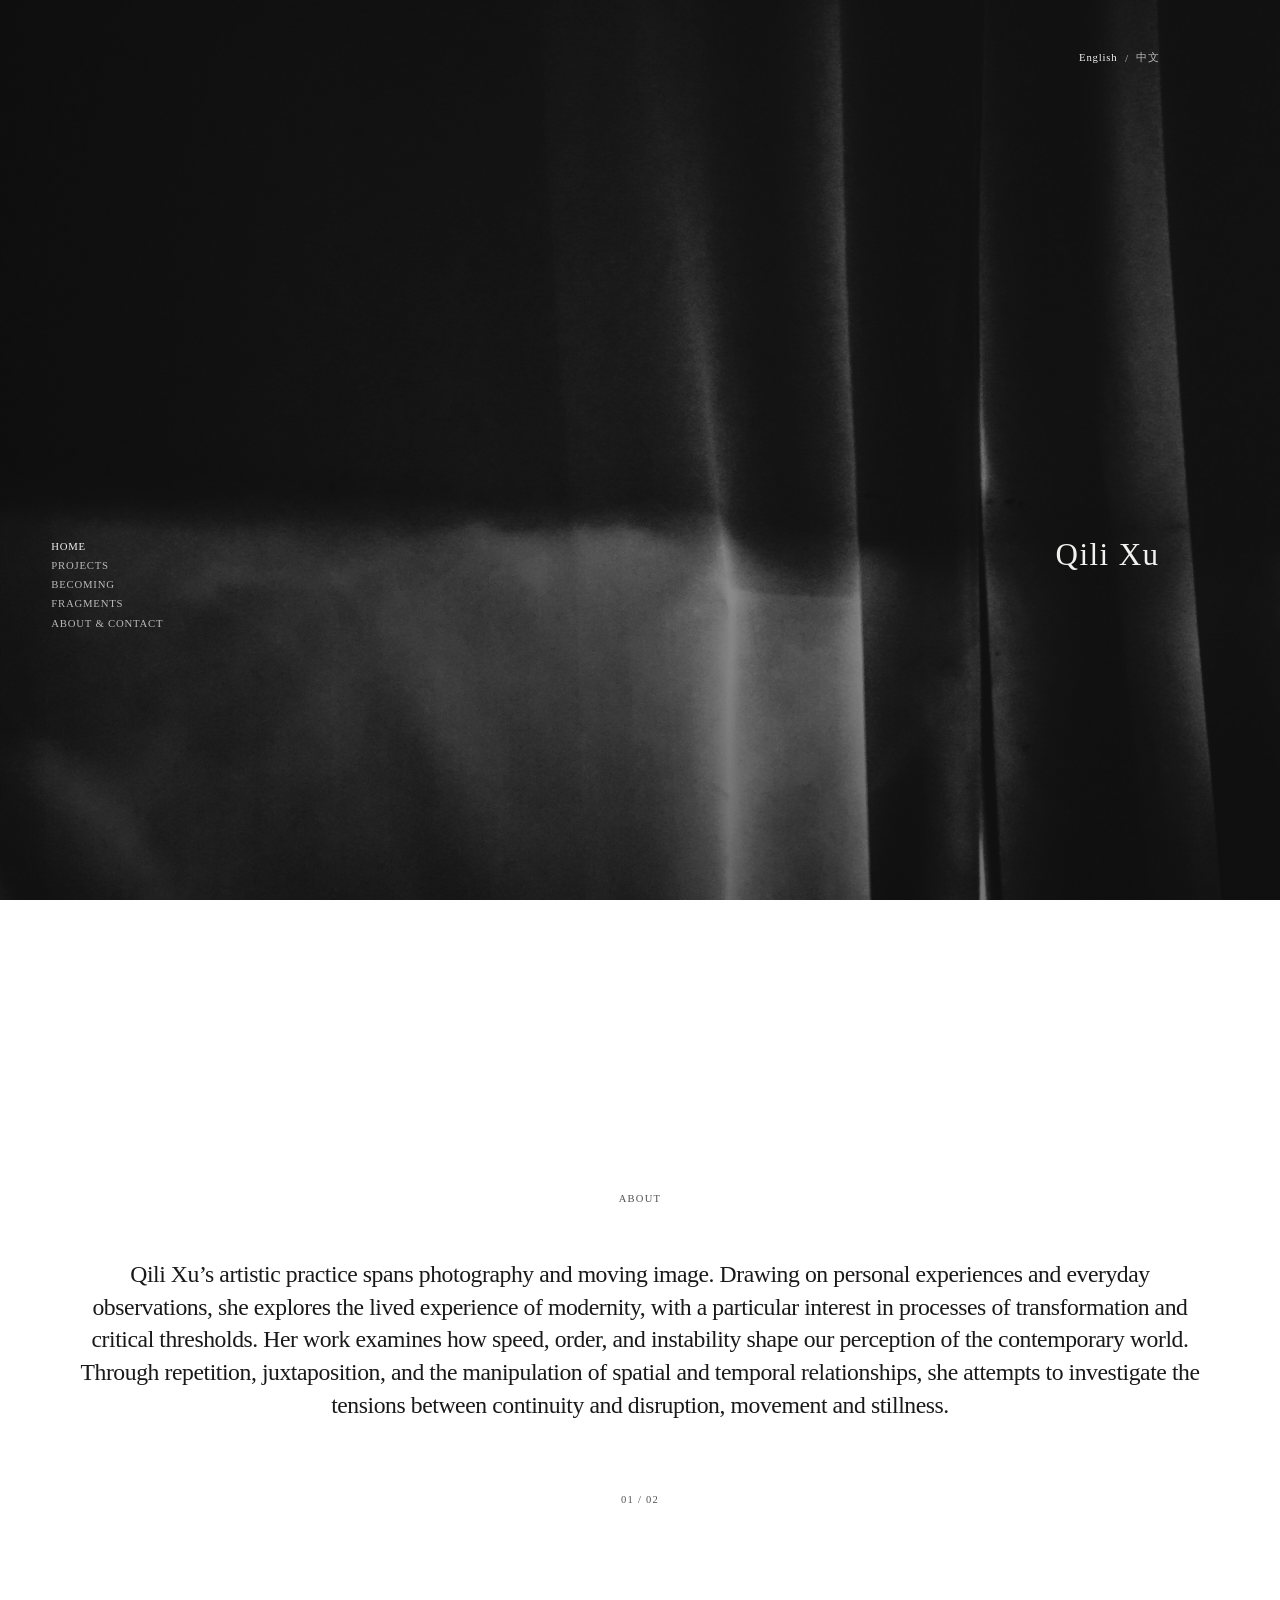
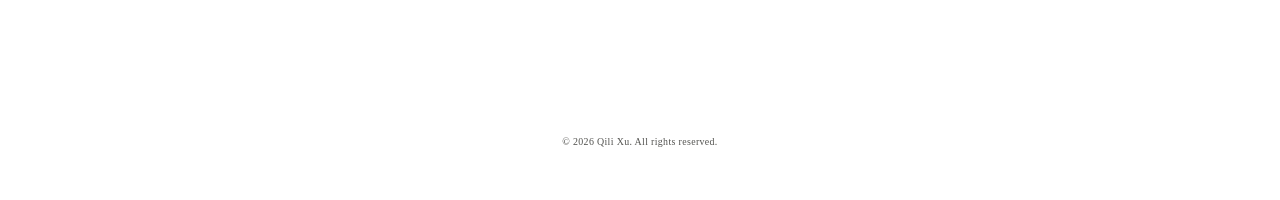
<file: index.html>
<!doctype html>
<html lang="en" translate="no">
  <head>
    <meta charset="UTF-8" />
    <meta name="google" content="notranslate" />
    <meta name="viewport" content="width=device-width, initial-scale=1.0" />
    <meta name="description" content="A bilingual artist portfolio." />
    <title>Qili Xu</title>
    <link rel="stylesheet" href="styles.css?v=20260927-08" />
  </head>
  <body data-title-en="Qili Xu" data-title-zh="徐啟笠">
    <main>
      <section class="hero" aria-labelledby="artist-name">
        <img class="hero__image" src="assets/home-hero.jpg" alt="Abstract monochrome light and shadow" />
        <div class="hero__veil" aria-hidden="true"></div>

        <nav class="site-nav" aria-label="Primary navigation">
          <a class="site-nav__link is-current" href="#home" data-en="Home" data-zh="首页">Home</a>
          <a class="site-nav__link" href="projects.html" data-en="Projects" data-zh="作品">Projects</a>
          <a class="site-nav__link" href="becoming.html" data-en="Becoming" data-zh="生成">Becoming</a>
          <a class="site-nav__link" href="fragments.html" data-en="Fragments" data-zh="碎片">Fragments</a>
          <a class="site-nav__link" href="about-contact.html" data-en="About &amp; Contact" data-zh="关于与联系">About &amp; Contact</a>
        </nav>

        <div class="language-switch" aria-label="Language selector">
          <button type="button" class="language-switch__button is-active" data-language="en" aria-pressed="true">English</button>
          <span aria-hidden="true">/</span>
          <button type="button" class="language-switch__button" data-language="zh" aria-pressed="false">中文</button>
        </div>

        <div class="hero__title-wrap" id="home">
          <h1 id="artist-name" class="hero__title" data-en="Qili Xu" data-zh="徐啟笠">Qili Xu</h1>
        </div>
      </section>

      <section class="statement" id="statement" aria-labelledby="statement-title">
        <div class="statement__inner">
          <p class="statement__label" id="statement-title" data-en="About" data-zh="自我介绍">About</p>
          <p class="statement__text" data-en="Qili Xu’s artistic practice spans photography and moving image. Drawing on personal experiences and everyday observations, she explores the lived experience of modernity, with a particular interest in processes of transformation and critical thresholds. Her work examines how speed, order, and instability shape our perception of the contemporary world. Through repetition, juxtaposition, and the manipulation of spatial and temporal relationships, she attempts to investigate the tensions between continuity and disruption, movement and stillness." data-zh="徐啟笠的艺术实践主要涉及摄影与动态影像。她从个人经验与日常观察出发，探索现代性的具身经验，尤其关注事物的变化过程及其临界点。她的创作考察速度、秩序与不稳定性如何塑造我们对当代世界的感知。通过重复、并置以及对时空关系的重新组织，她试图探索连续与断裂、运动与静止之间的张力。">Qili Xu’s artistic practice spans photography and moving image. Drawing on personal experiences and everyday observations, she explores the lived experience of modernity, with a particular interest in processes of transformation and critical thresholds. Her work examines how speed, order, and instability shape our perception of the contemporary world. Through repetition, juxtaposition, and the manipulation of spatial and temporal relationships, she attempts to investigate the tensions between continuity and disruption, movement and stillness.</p>
          <p class="statement__index" aria-hidden="true">01 / 02</p>
          <p class="statement__copyright" data-en="© 2026 Qili Xu. All rights reserved." data-zh="© 2026 徐啟笠。版权所有。">© 2026 Qili Xu. All rights reserved.</p>
        </div>
      </section>
    </main>
    <script src="script.js?v=20260918-4"></script>
  </body>
</html>
</file>
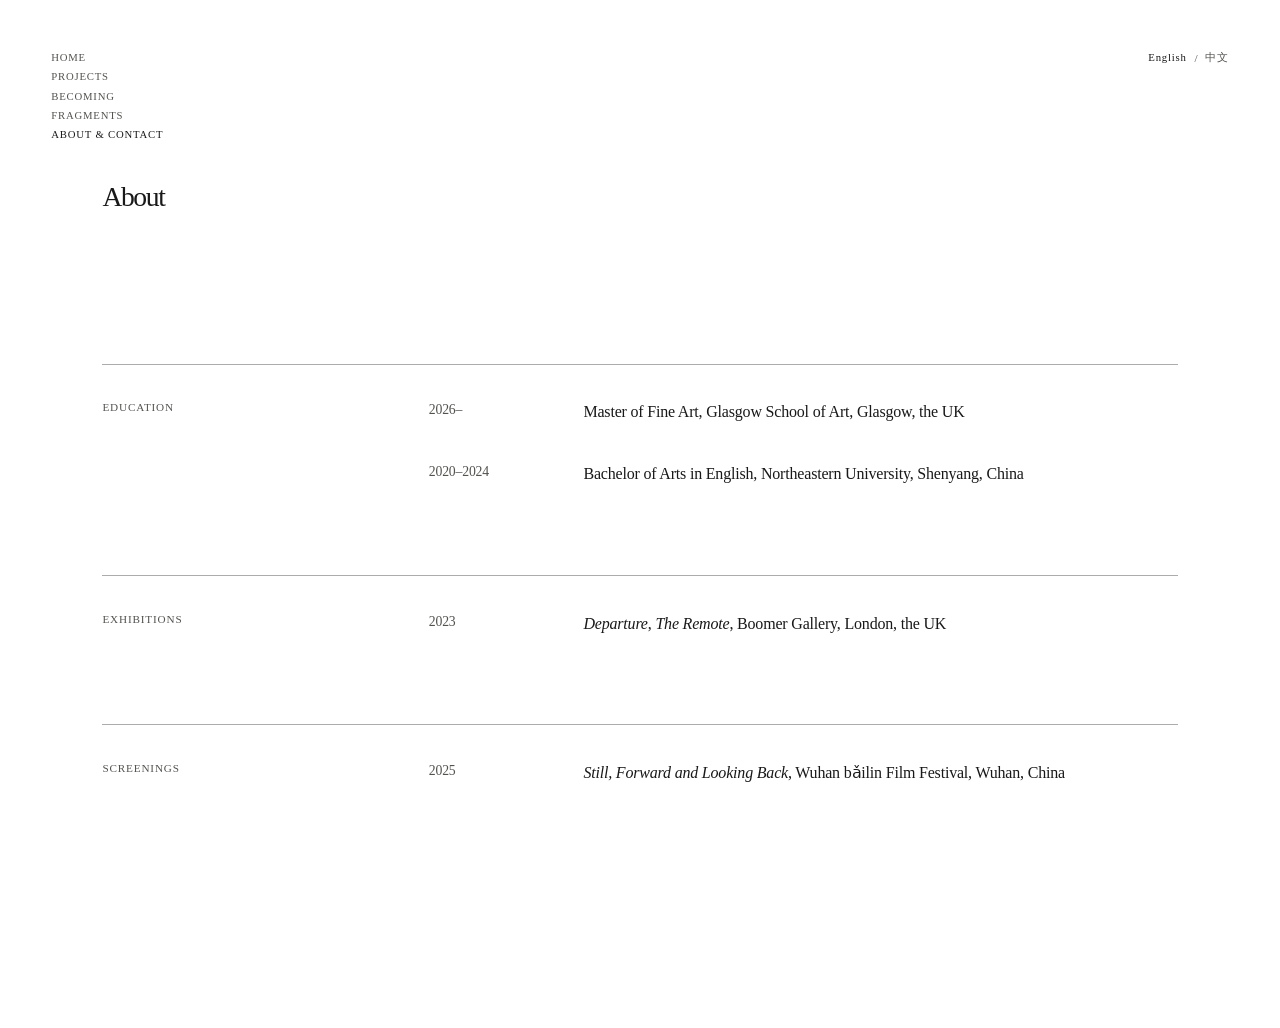
<file: about.html>
<!doctype html>
<html lang="en" translate="no">
  <head>
    <meta charset="UTF-8" />
    <meta name="google" content="notranslate" />
    <meta name="viewport" content="width=device-width, initial-scale=1.0" />
    <meta name="description" content="About Qili Xu." />
    <title>Qili Xu - About</title>
    <link rel="stylesheet" href="styles.css?v=20260927-08" />
  </head>
  <body class="about-contact-page" data-title-en="Qili Xu - About" data-title-zh="徐啟笠 - 关于">
    <header class="page-header">
      <nav class="page-nav" aria-label="Primary navigation">
        <a class="page-nav__link" href="index.html" data-en="Home" data-zh="首页">Home</a>
        <a class="page-nav__link" href="projects.html" data-en="Projects" data-zh="作品">Projects</a>
        <a class="page-nav__link" href="becoming.html" data-en="Becoming" data-zh="生成">Becoming</a>
        <a class="page-nav__link" href="fragments.html" data-en="Fragments" data-zh="碎片">Fragments</a>
        <a class="page-nav__link is-current" href="about-contact.html" data-en="About &amp; Contact" data-zh="关于与联系">About &amp; Contact</a>
      </nav>
      <div class="page-language-switch" aria-label="Language selector">
        <button type="button" class="page-language-switch__button is-active" data-language="en" aria-pressed="true">English</button>
        <span aria-hidden="true">/</span>
        <button type="button" class="page-language-switch__button" data-language="zh" aria-pressed="false">中文</button>
      </div>
    </header>

    <main class="about-contact">
      <h1 class="about-contact__title" data-en="About" data-zh="关于">About</h1>
      <div class="about-contact__sections">
        <section class="about-contact__section">
          <h2 class="about-contact__label" data-en="Education" data-zh="教育经历">Education</h2>
          <div class="about-contact__content">
            <div class="about-contact__entry">
              <p class="about-contact__year">2026–</p>
              <p class="about-contact__description" data-en="Master of Fine Art, Glasgow School of Art, Glasgow, the UK" data-zh="纯艺术硕士，格拉斯哥艺术学院，格拉斯哥，英国">Master of Fine Art, Glasgow School of Art, Glasgow, the UK</p>
            </div>
            <div class="about-contact__entry">
              <p class="about-contact__year">2020–2024</p>
              <p class="about-contact__description" data-en="Bachelor of Arts in English, Northeastern University, Shenyang, China" data-zh="英语文学学士，东北大学，沈阳，中国">Bachelor of Arts in English, Northeastern University, Shenyang, China</p>
            </div>
          </div>
        </section>

        <section class="about-contact__section">
          <h2 class="about-contact__label" data-en="Exhibitions" data-zh="展览">Exhibitions</h2>
          <div class="about-contact__content">
            <div class="about-contact__entry">
              <p class="about-contact__year">2023</p>
              <p class="about-contact__description" data-en="&lt;em&gt;Departure&lt;/em&gt;, &lt;em&gt;The Remote&lt;/em&gt;, Boomer Gallery, London, the UK" data-zh="《Departure》《The Remote》，Boomer Gallery，伦敦，英国"><em>Departure</em>, <em>The Remote</em>, Boomer Gallery, London, the UK</p>
            </div>
          </div>
        </section>

        <section class="about-contact__section">
          <h2 class="about-contact__label" data-en="Screenings" data-zh="影展放映">Screenings</h2>
          <div class="about-contact__content">
            <div class="about-contact__entry">
              <p class="about-contact__year">2025</p>
              <p class="about-contact__description" data-en="&lt;em&gt;Still, Forward and Looking Back&lt;/em&gt;, Wuhan bǎilin Film Festival, Wuhan, China" data-zh="《静止、前进与回望》，武汉柏林电影节，武汉，中国"><em>Still, Forward and Looking Back</em>, Wuhan bǎilin Film Festival, Wuhan, China</p>
            </div>
          </div>
        </section>
      </div>
    </main>
    <script src="script.js?v=20260918-1"></script>
  </body>
</html>
</file>
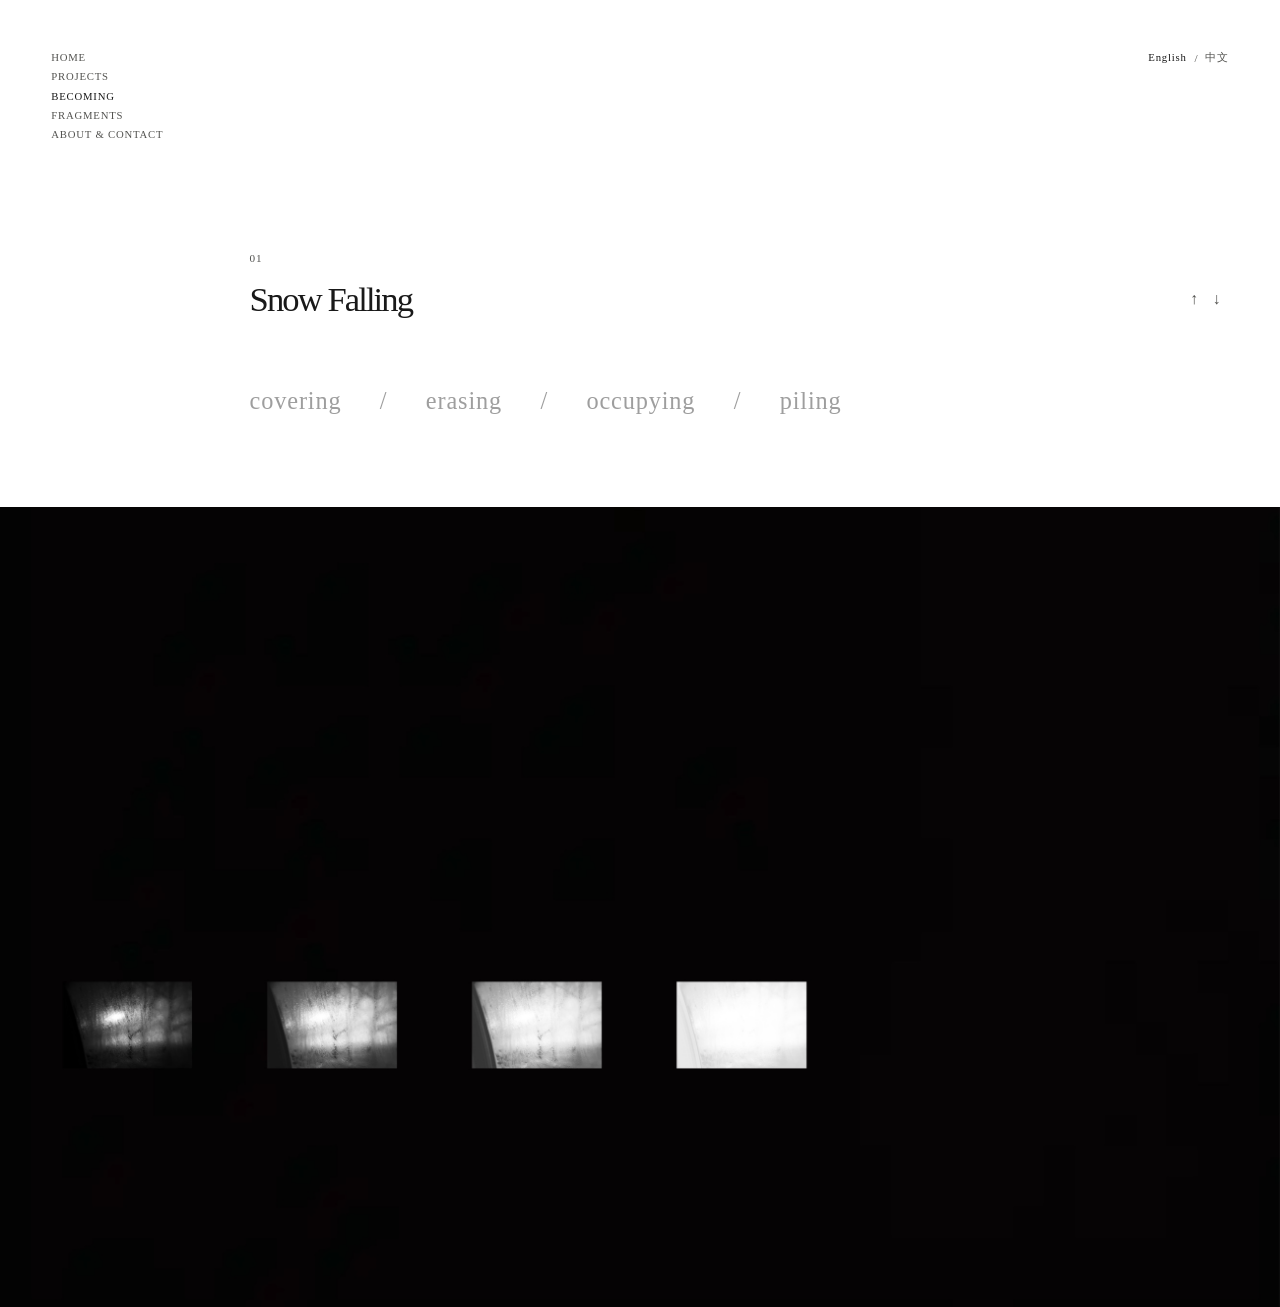
<file: becoming-project.html>
<!doctype html>
<html lang="en" translate="no">
  <head>
    <meta charset="UTF-8" />
    <meta name="google" content="notranslate" />
    <meta name="viewport" content="width=device-width, initial-scale=1.0" />
    <meta name="description" content="Becoming project by Qili Xu." />
    <title>Becoming - Qili Xu</title>
    <link rel="stylesheet" href="styles.css?v=20260927-08" />
  </head>
  <body class="becoming-page becoming-detail-page" data-title-en="Qili Xu - Becoming" data-title-zh="徐啟笠 - 生成">
    <header class="page-header">
      <nav class="page-nav" aria-label="Primary navigation">
        <a class="page-nav__link" href="index.html" data-en="Home" data-zh="首页">Home</a>
        <a class="page-nav__link" href="projects.html" data-en="Projects" data-zh="作品">Projects</a>
        <a class="page-nav__link is-current" href="becoming.html" data-en="Becoming" data-zh="生成">Becoming</a>
        <a class="page-nav__link" href="fragments.html" data-en="Fragments" data-zh="碎片">Fragments</a>
        <a class="page-nav__link" href="about-contact.html" data-en="About &amp; Contact" data-zh="关于与联系">About &amp; Contact</a>
      </nav>
      <div class="page-language-switch" aria-label="Language selector">
        <button type="button" class="page-language-switch__button is-active" data-language="en" aria-pressed="true">English</button>
        <span aria-hidden="true">/</span>
        <button type="button" class="page-language-switch__button" data-language="zh" aria-pressed="false">中文</button>
      </div>
    </header>

    <main class="becoming-project" id="becoming-project">
      <p class="becoming-project__number" id="becoming-project-number"></p>
      <div class="becoming-project__title-row">
        <h1 class="becoming-project__title" id="becoming-project-title"></h1>
        <nav class="becoming-project__switch" aria-label="Project navigation">
          <a id="becoming-project-previous" aria-label="Previous project">↑</a>
          <a id="becoming-project-next" aria-label="Next project">↓</a>
        </nav>
      </div>
      <div class="becoming-project__keywords" id="becoming-project-keywords" aria-label="Project keywords"></div>
      <img class="becoming-project__image" id="becoming-project-image" alt="" />
    </main>
    <script src="script.js?v=20260927-03"></script>
  </body>
</html>
</file>
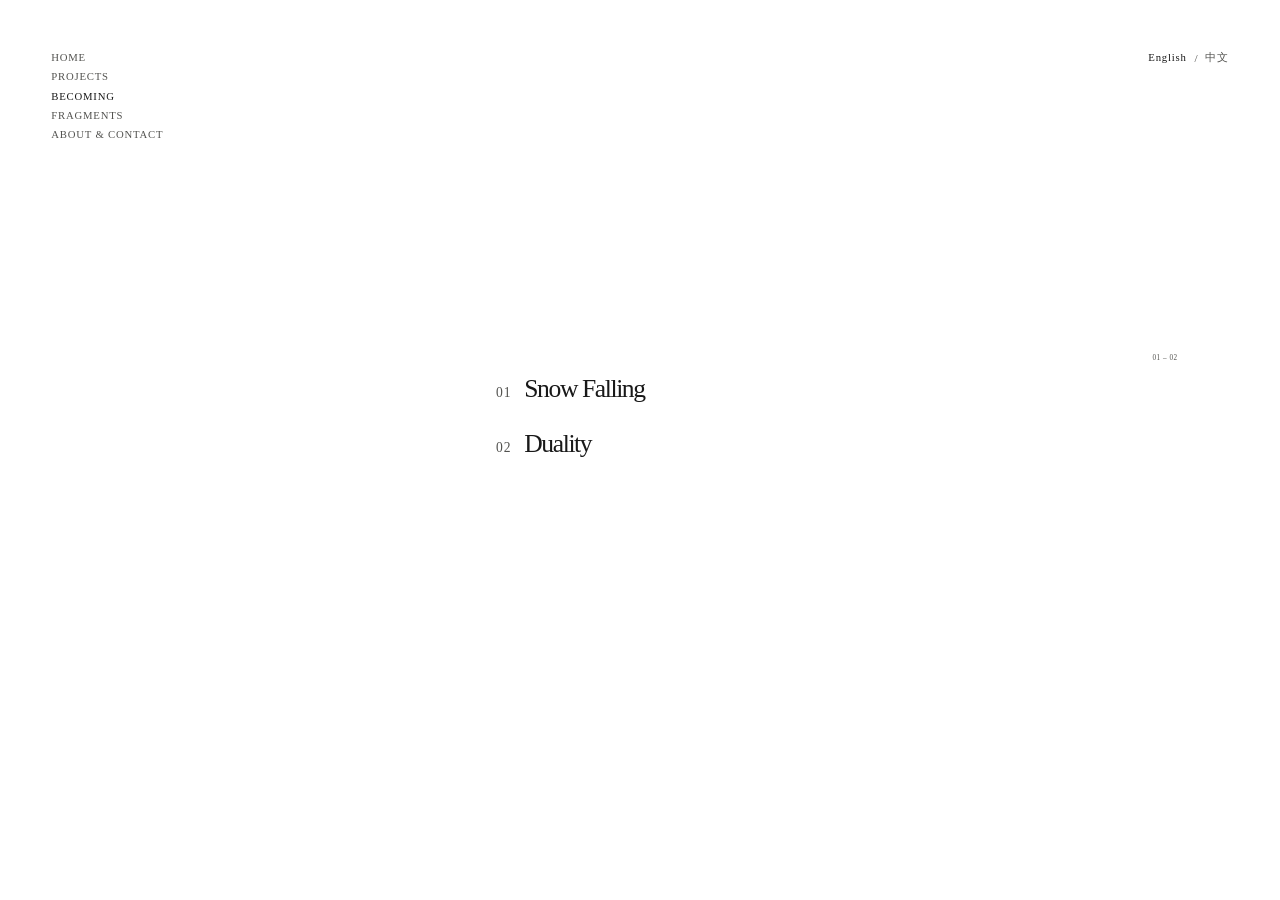
<file: becoming.html>
<!doctype html>
<html lang="en" translate="no">
  <head>
    <meta charset="UTF-8" />
    <meta name="google" content="notranslate" />
    <meta name="viewport" content="width=device-width, initial-scale=1.0" />
    <meta name="description" content="Becoming projects by Qili Xu." />
    <title>Qili Xu - Becoming</title>
    <link rel="stylesheet" href="styles.css?v=20260927-08" />
  </head>
  <body class="becoming-page" data-title-en="Qili Xu - Becoming" data-title-zh="徐啟笠 - 生成">
    <header class="page-header">
      <nav class="page-nav" aria-label="Primary navigation">
        <a class="page-nav__link" href="index.html" data-en="Home" data-zh="首页">Home</a>
        <a class="page-nav__link" href="projects.html" data-en="Projects" data-zh="作品">Projects</a>
        <a class="page-nav__link is-current" href="becoming.html" data-en="Becoming" data-zh="生成">Becoming</a>
        <a class="page-nav__link" href="fragments.html" data-en="Fragments" data-zh="碎片">Fragments</a>
        <a class="page-nav__link" href="about-contact.html" data-en="About &amp; Contact" data-zh="关于与联系">About &amp; Contact</a>
      </nav>
      <div class="page-language-switch" aria-label="Language selector">
        <button type="button" class="page-language-switch__button is-active" data-language="en" aria-pressed="true">English</button>
        <span aria-hidden="true">/</span>
        <button type="button" class="page-language-switch__button" data-language="zh" aria-pressed="false">中文</button>
      </div>
    </header>

    <main class="becoming-index">
      <div class="becoming-index__heading">
        <p class="becoming-index__count">01 – 02</p>
      </div>
      <ol class="becoming-index__list">
        <li>
          <a href="becoming-project.html?work=snow-falling">
            <span class="becoming-index__number">01</span>
            <h1 data-en="Snow Falling" data-zh="雪落">Snow Falling</h1>
          </a>
        </li>
        <li>
          <a href="becoming-project.html?work=duality">
            <span class="becoming-index__number">02</span>
            <h1 data-en="Duality" data-zh="二元性">Duality</h1>
          </a>
        </li>
      </ol>
    </main>
    <script src="script.js?v=20260922-10"></script>
  </body>
</html>
</file>
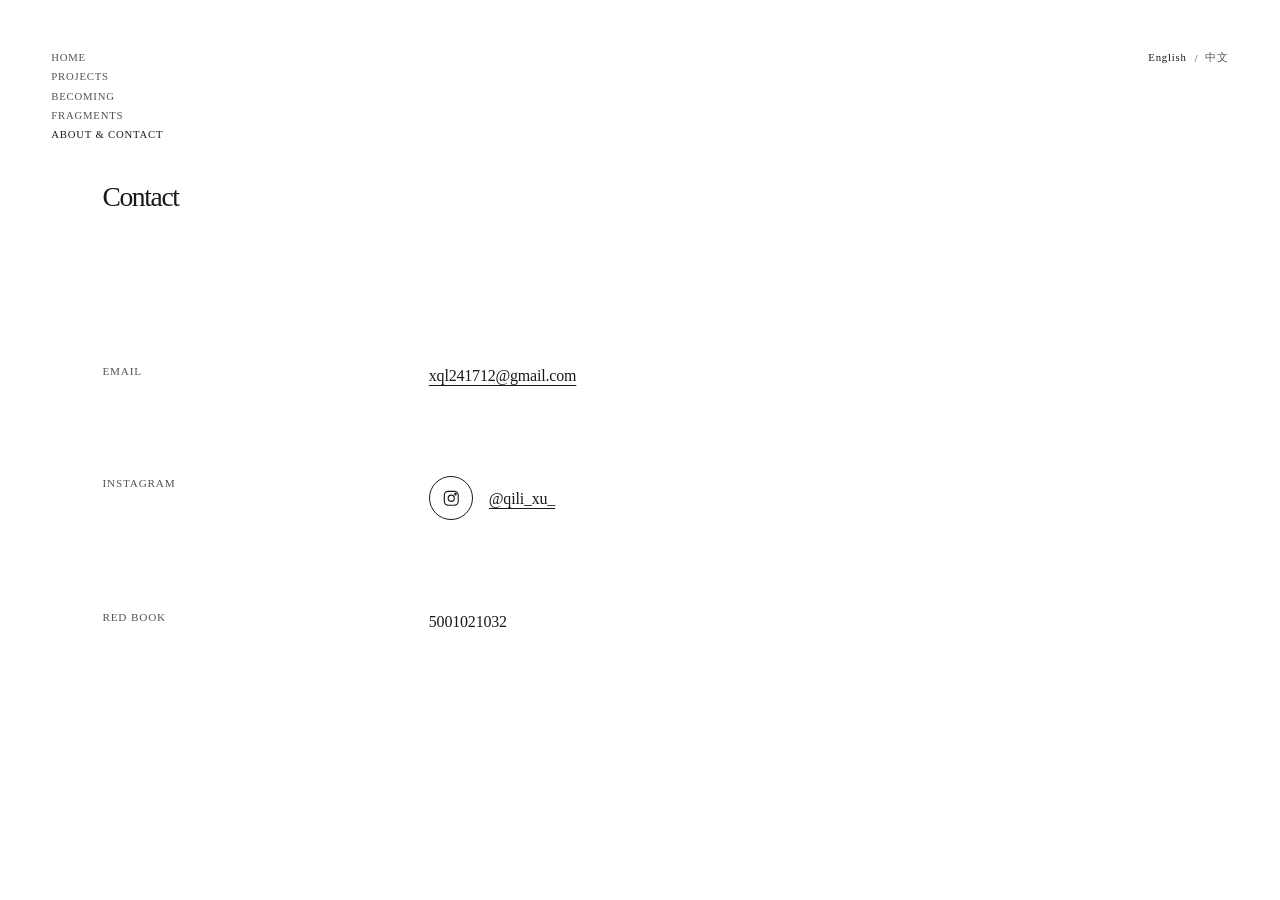
<file: contact.html>
<!doctype html>
<html lang="en" translate="no">
  <head>
    <meta charset="UTF-8" />
    <meta name="google" content="notranslate" />
    <meta name="viewport" content="width=device-width, initial-scale=1.0" />
    <meta name="description" content="Contact Qili Xu." />
    <title>Qili Xu - Contact</title>
    <link rel="stylesheet" href="styles.css?v=20260927-08" />
  </head>
  <body class="about-contact-page contact-page" data-title-en="Qili Xu - Contact" data-title-zh="徐啟笠 - 联系">
    <header class="page-header">
      <nav class="page-nav" aria-label="Primary navigation">
        <a class="page-nav__link" href="index.html" data-en="Home" data-zh="首页">Home</a>
        <a class="page-nav__link" href="projects.html" data-en="Projects" data-zh="作品">Projects</a>
        <a class="page-nav__link" href="becoming.html" data-en="Becoming" data-zh="生成">Becoming</a>
        <a class="page-nav__link" href="fragments.html" data-en="Fragments" data-zh="碎片">Fragments</a>
        <a class="page-nav__link is-current" href="about-contact.html" data-en="About &amp; Contact" data-zh="关于与联系">About &amp; Contact</a>
      </nav>
      <div class="page-language-switch" aria-label="Language selector">
        <button type="button" class="page-language-switch__button is-active" data-language="en" aria-pressed="true">English</button>
        <span aria-hidden="true">/</span>
        <button type="button" class="page-language-switch__button" data-language="zh" aria-pressed="false">中文</button>
      </div>
    </header>

    <main class="about-contact">
      <h1 class="about-contact__title" data-en="Contact" data-zh="联系">Contact</h1>
      <div class="about-contact__sections">
        <section class="about-contact__section">
          <h2 class="about-contact__label" data-en="Email" data-zh="邮箱">Email</h2>
          <div class="about-contact__content">
            <p class="about-contact__description"><a href="mailto:xql241712@gmail.com">xql241712@gmail.com</a></p>
          </div>
        </section>

        <section class="about-contact__section">
          <h2 class="about-contact__label" data-en="Instagram" data-zh="Instagram">Instagram</h2>
          <div class="about-contact__content">
            <div class="contact-social-row">
              <a class="contact-instagram" href="https://www.instagram.com/qili_xu_/" target="_blank" rel="noopener noreferrer" aria-label="Open Qili Xu on Instagram in a new tab">
                <svg viewBox="0 0 24 24" aria-hidden="true" focusable="false">
                  <rect x="3" y="3" width="18" height="18" rx="5"></rect>
                  <circle cx="12" cy="12" r="4"></circle>
                  <circle cx="17.4" cy="6.7" r="1"></circle>
                </svg>
              </a>
              <a class="contact-social-row__handle" href="https://www.instagram.com/qili_xu_/" target="_blank" rel="noopener noreferrer">@qili_xu_</a>
            </div>
          </div>
        </section>

        <section class="about-contact__section">
          <h2 class="about-contact__label" data-en="Red Book" data-zh="小红书">Red Book</h2>
          <div class="about-contact__content">
            <p class="about-contact__description">5001021032</p>
          </div>
        </section>
      </div>
    </main>
    <script src="script.js?v=20260918-1"></script>
  </body>
</html>
</file>
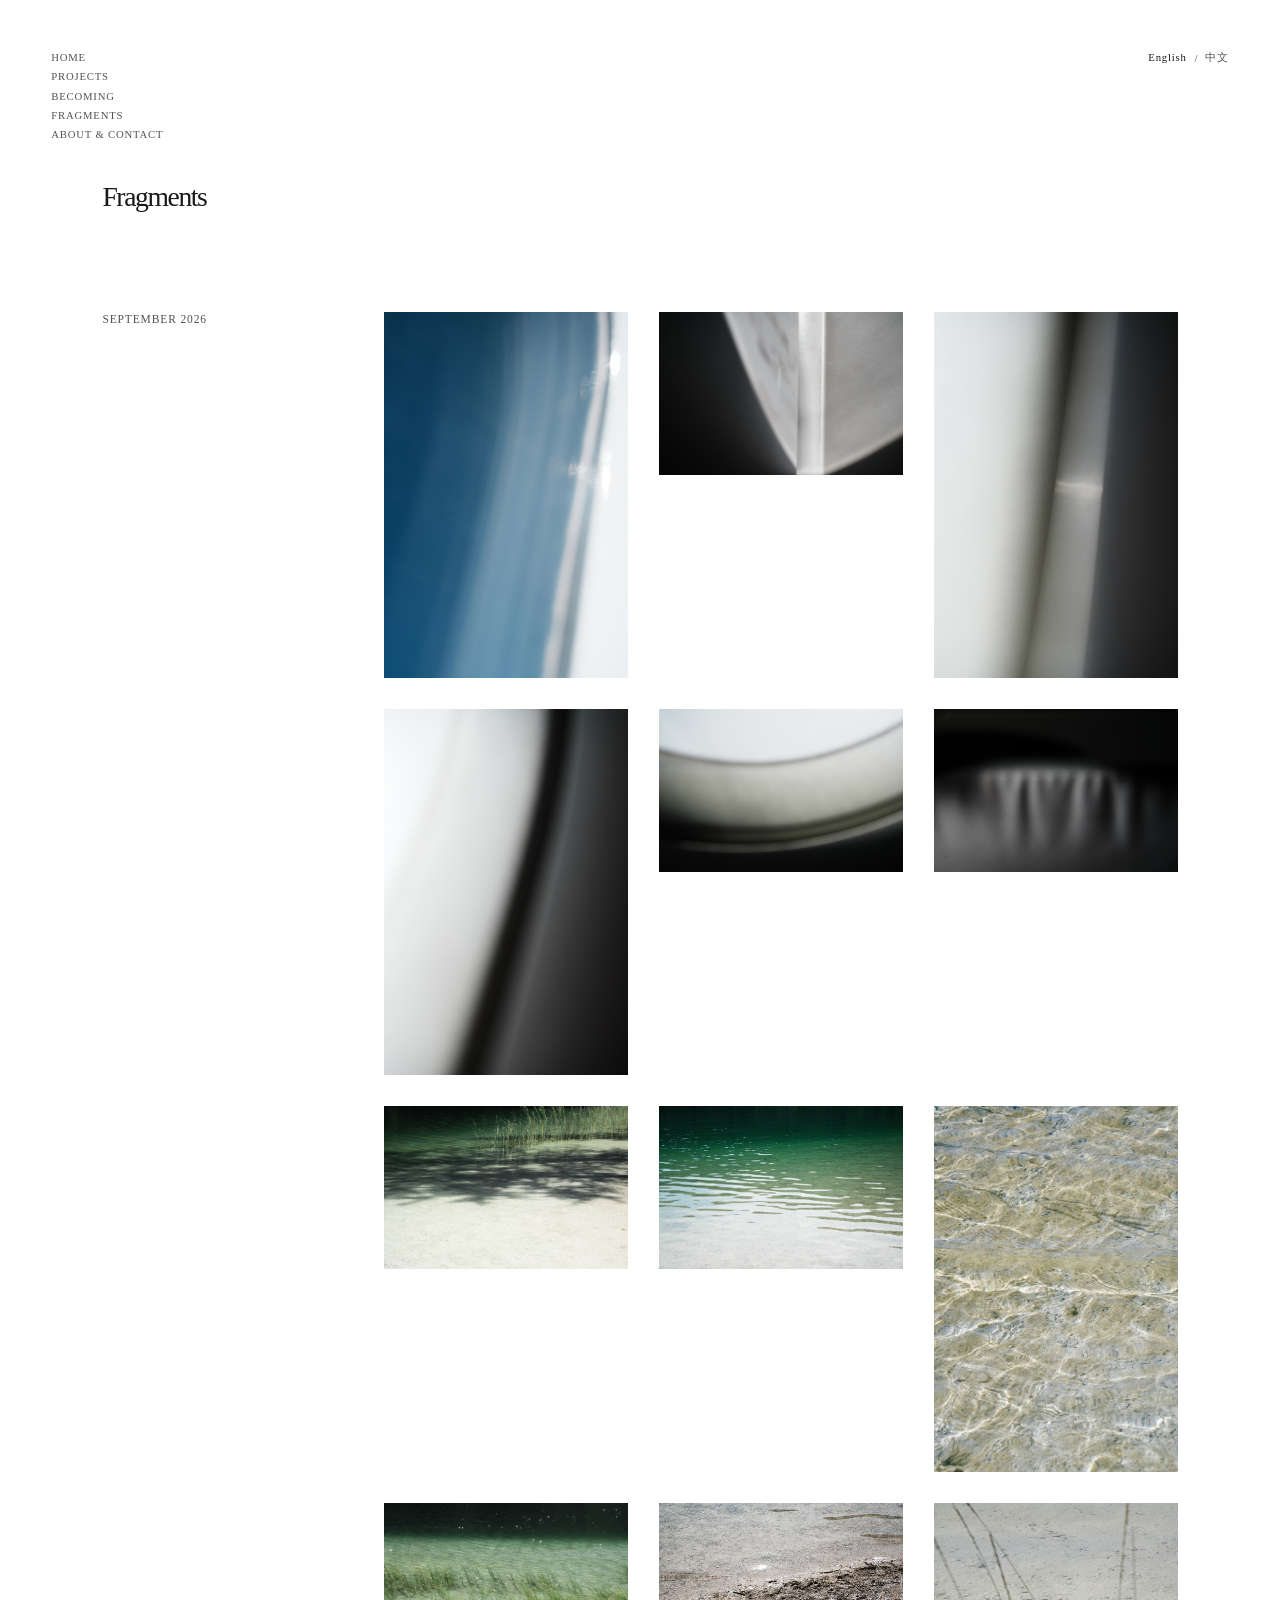
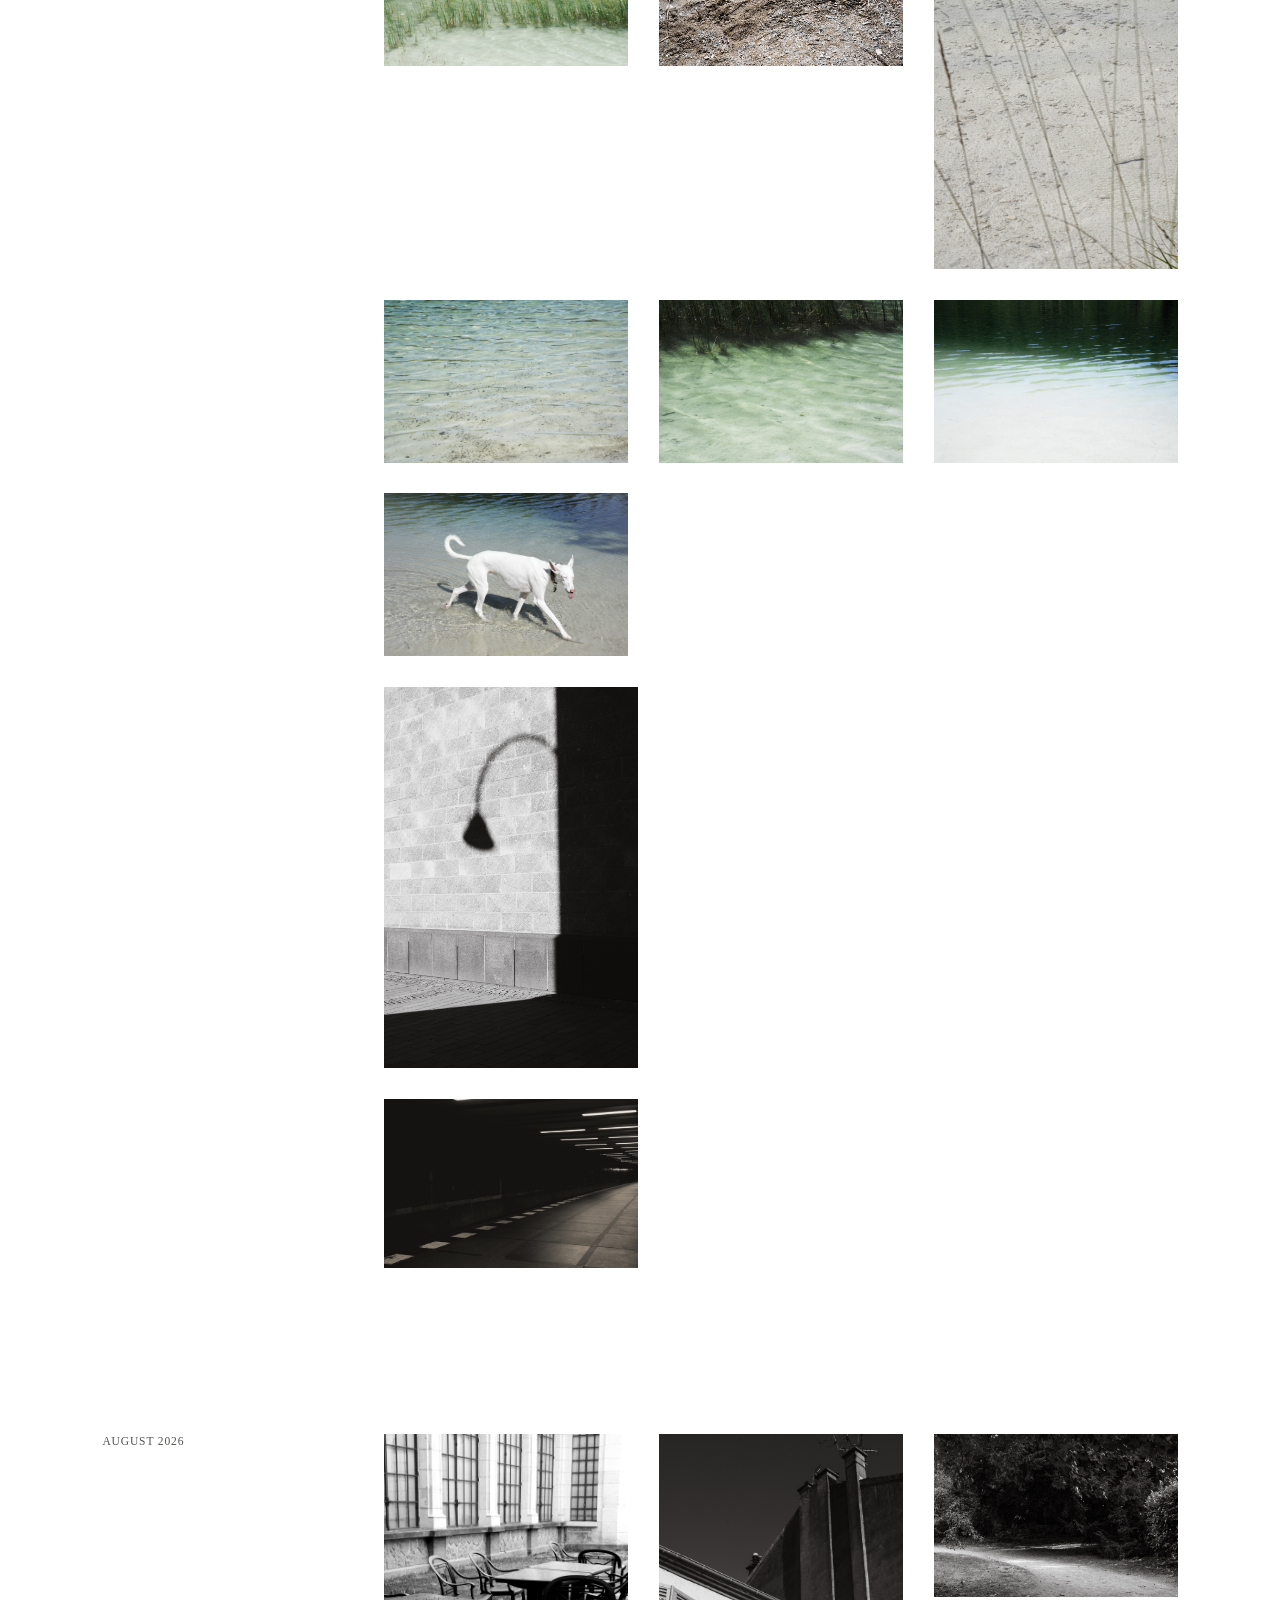
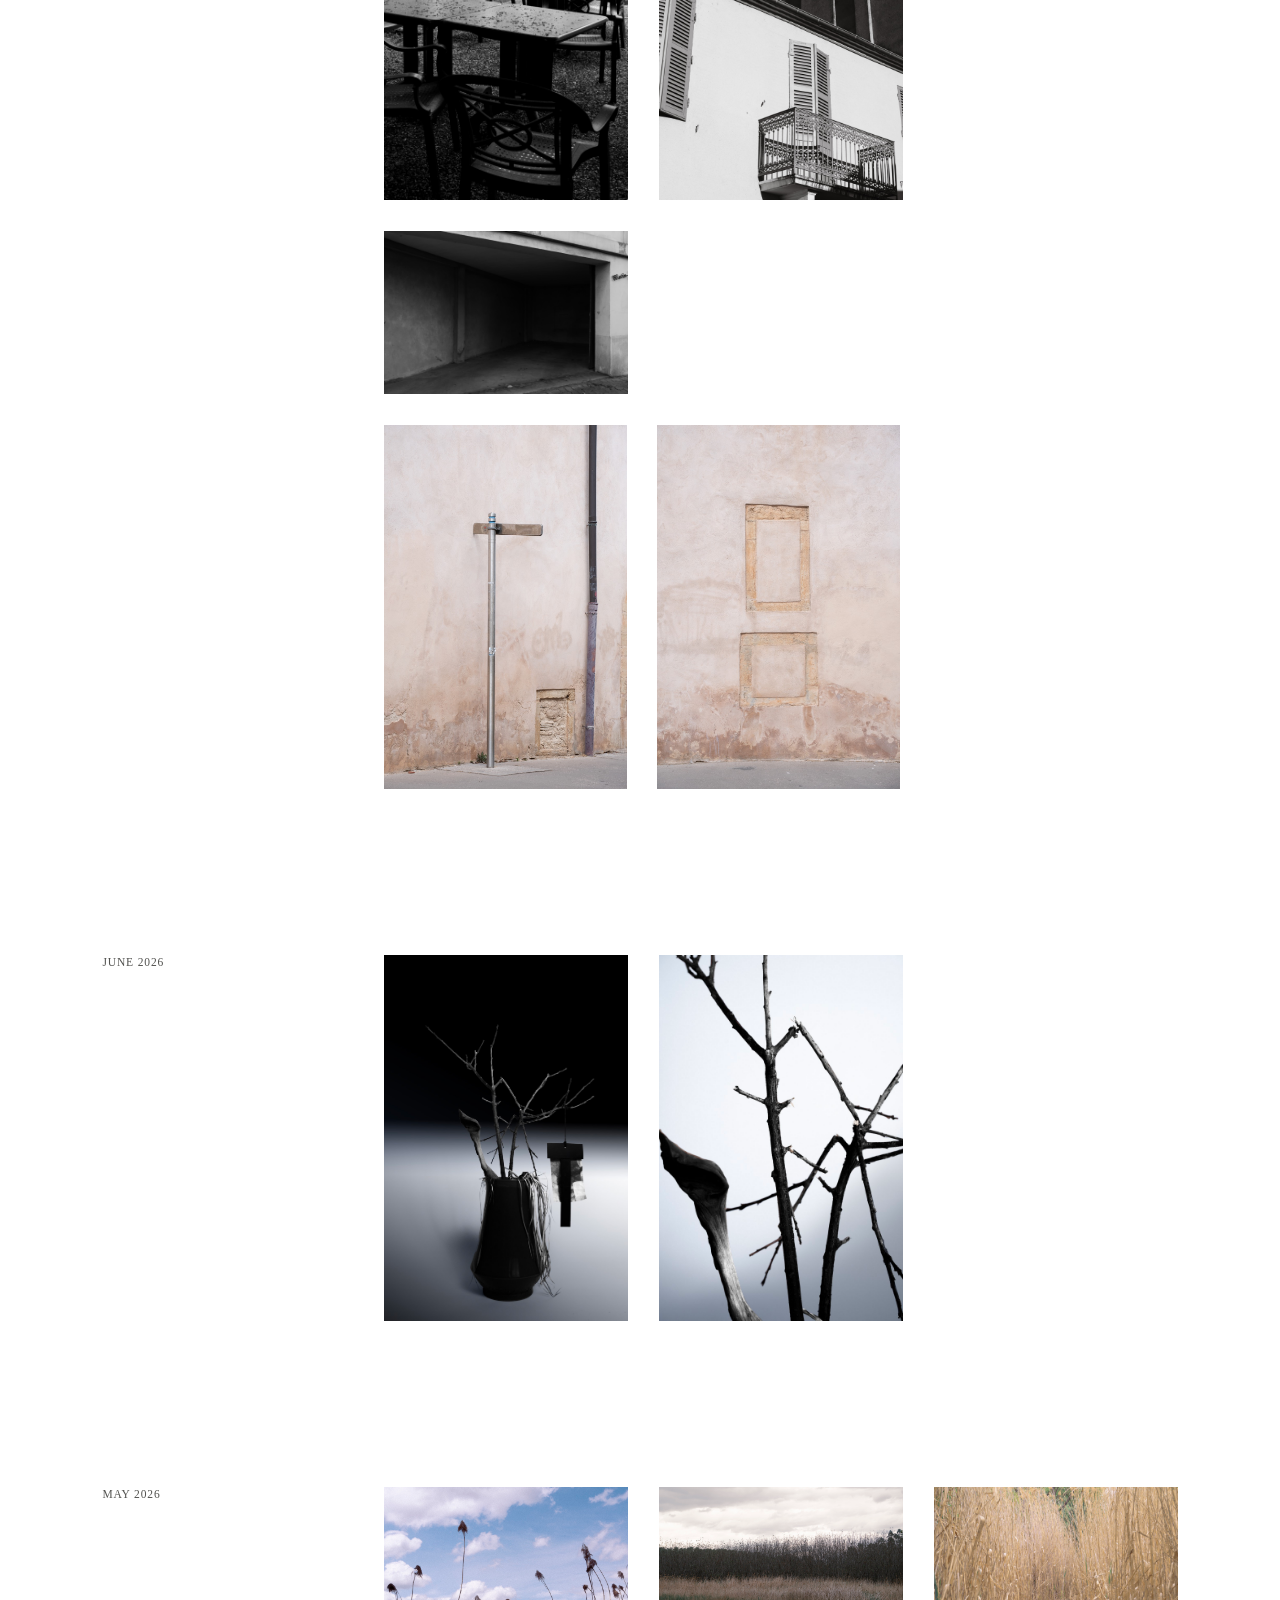
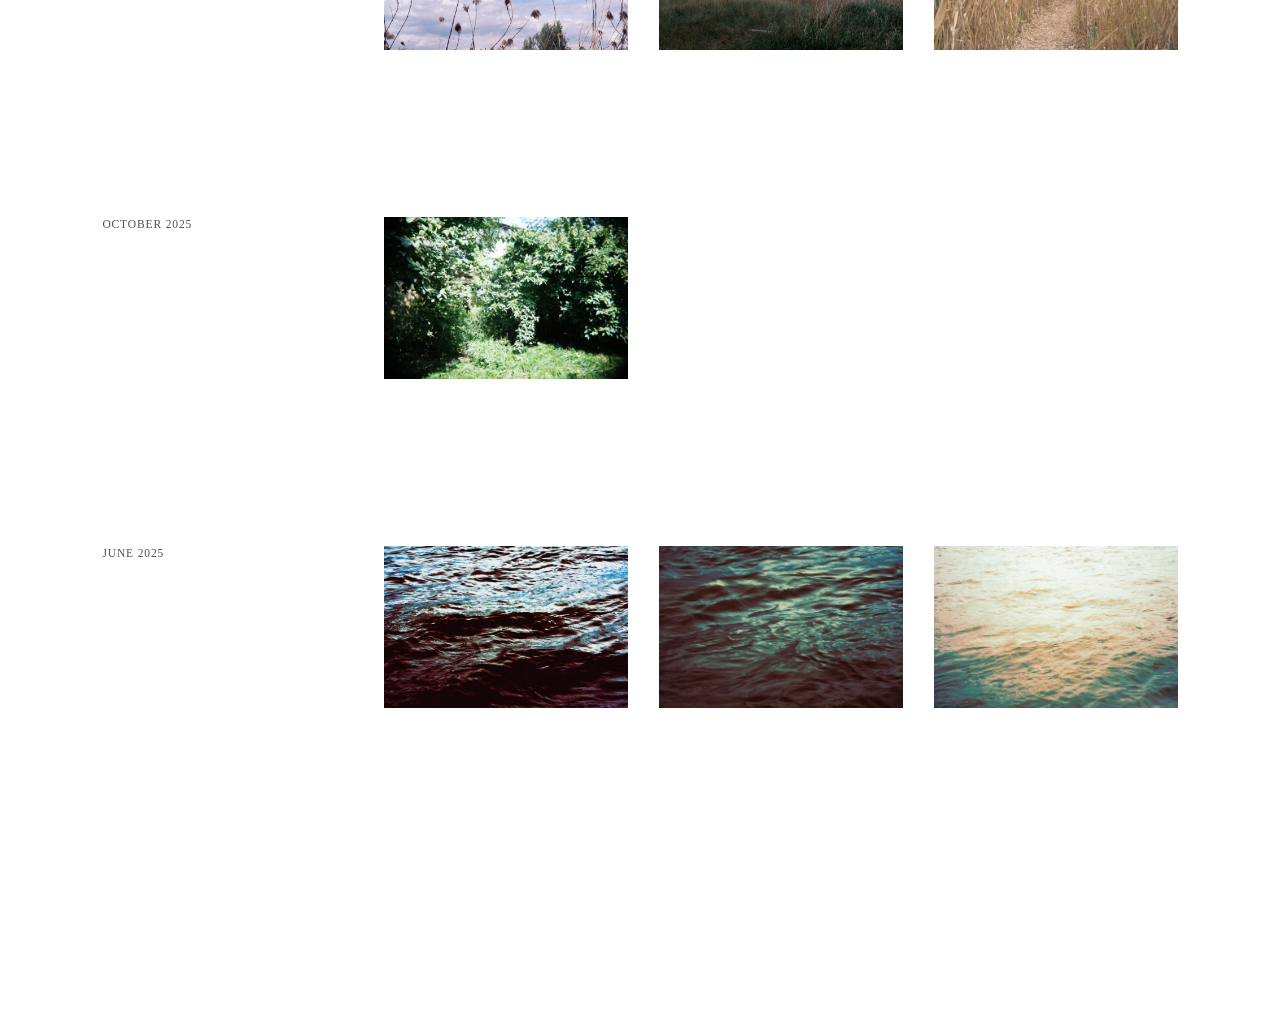
<file: fragments-by-date.html>
<!doctype html>
<html lang="en" translate="no">
  <head>
    <meta charset="UTF-8" />
    <meta name="google" content="notranslate" />
    <meta name="viewport" content="width=device-width, initial-scale=1.0" />
    <meta name="description" content="Fragments by date by Qili Xu." />
    <title>Qili Xu - Fragments by date</title>
    <link rel="stylesheet" href="styles.css?v=20260926-04" />
  </head>
  <body class="fragments-page" data-title-en="Qili Xu - Fragments" data-title-zh="徐啟笠 - 碎片">
    <header class="page-header">
      <nav class="page-nav" aria-label="Primary navigation">
        <a class="page-nav__link" href="index.html" data-en="Home" data-zh="首页">Home</a>
        <a class="page-nav__link" href="projects.html" data-en="Projects" data-zh="作品">Projects</a>
        <a class="page-nav__link" href="becoming.html" data-en="Becoming" data-zh="生成">Becoming</a>
        <a class="page-nav__link" href="fragments.html" data-en="Fragments" data-zh="碎片">Fragments</a>
        <a class="page-nav__link" href="about-contact.html" data-en="About &amp; Contact" data-zh="关于与联系">About &amp; Contact</a>
      </nav>
      <div class="page-language-switch" aria-label="Language selector">
        <button type="button" class="page-language-switch__button is-active" data-language="en" aria-pressed="true">English</button>
        <span aria-hidden="true">/</span>
        <button type="button" class="page-language-switch__button" data-language="zh" aria-pressed="false">中文</button>
      </div>
    </header>

    <main class="fragments" id="fragments-page">
      <header class="fragments__header">
        <h1 class="fragments__title" data-en="Fragments" data-zh="碎片">Fragments</h1>
      </header>
      <section class="fragments-archive" id="fragments-archive" aria-label="Fragments by date"></section>
    </main>
    <script src="script.js?v=20260926-04"></script>
  </body>
</html>
</file>
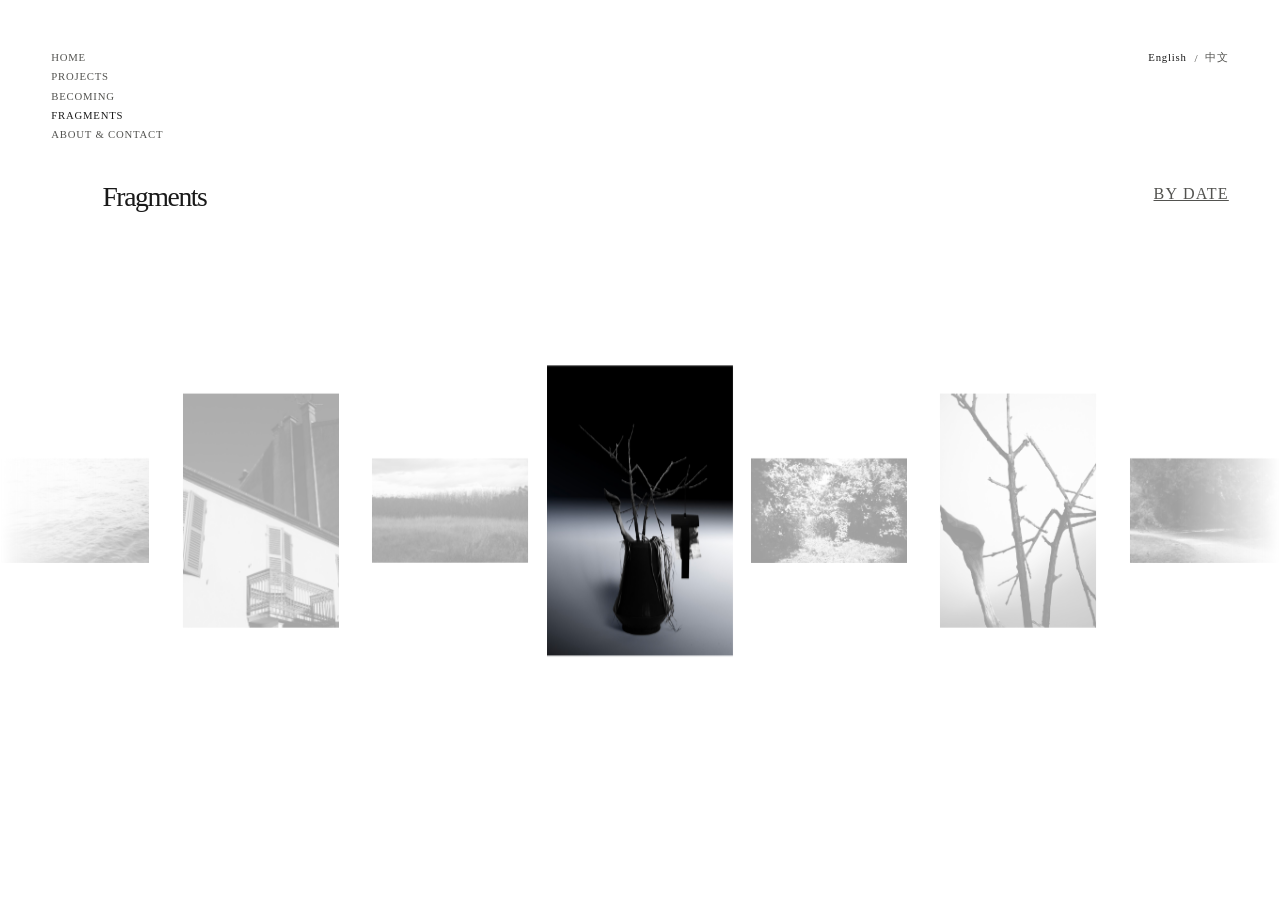
<file: fragments.html>
<!doctype html>
<html lang="en" translate="no">
  <head>
    <meta charset="UTF-8" />
    <meta name="google" content="notranslate" />
    <meta name="viewport" content="width=device-width, initial-scale=1.0" />
    <meta name="description" content="Fragments by Qili Xu." />
    <title>Fragments - Qili Xu</title>
    <link rel="stylesheet" href="styles.css?v=20260927-08" />
  </head>
  <body class="fragments-carousel-page" data-title-en="Fragments - Qili Xu" data-title-zh="碎片 - 徐啟笠">
    <header class="page-header">
      <nav class="page-nav" aria-label="Primary navigation">
        <a class="page-nav__link" href="index.html" data-en="Home" data-zh="首页">Home</a>
        <a class="page-nav__link" href="projects.html" data-en="Projects" data-zh="作品">Projects</a>
        <a class="page-nav__link" href="becoming.html" data-en="Becoming" data-zh="生成">Becoming</a>
        <a class="page-nav__link is-current" href="fragments.html" data-en="Fragments" data-zh="碎片">Fragments</a>
        <a class="page-nav__link" href="about-contact.html" data-en="About &amp; Contact" data-zh="关于与联系">About &amp; Contact</a>
      </nav>
      <a class="fragments-carousel__date-link" href="fragments-by-date.html" data-en="By date" data-zh="按时间分类">By date</a>
      <div class="page-language-switch" aria-label="Language selector">
        <button type="button" class="page-language-switch__button is-active" data-language="en" aria-pressed="true">English</button>
        <span aria-hidden="true">/</span>
        <button type="button" class="page-language-switch__button" data-language="zh" aria-pressed="false">中文</button>
      </div>
    </header>

    <main class="fragments-carousel" id="fragments-carousel-page">
      <h1 class="fragments-carousel__title" data-en="Fragments" data-zh="碎片">Fragments</h1>
      <section class="fragments-carousel__viewport" aria-label="Fragment sequence">
        <div class="fragments-carousel__track" id="fragments-carousel-track"></div>
      </section>
    </main>
  <script src="script.js?v=20260926-03"></script>
  </body>
</html>
</file>
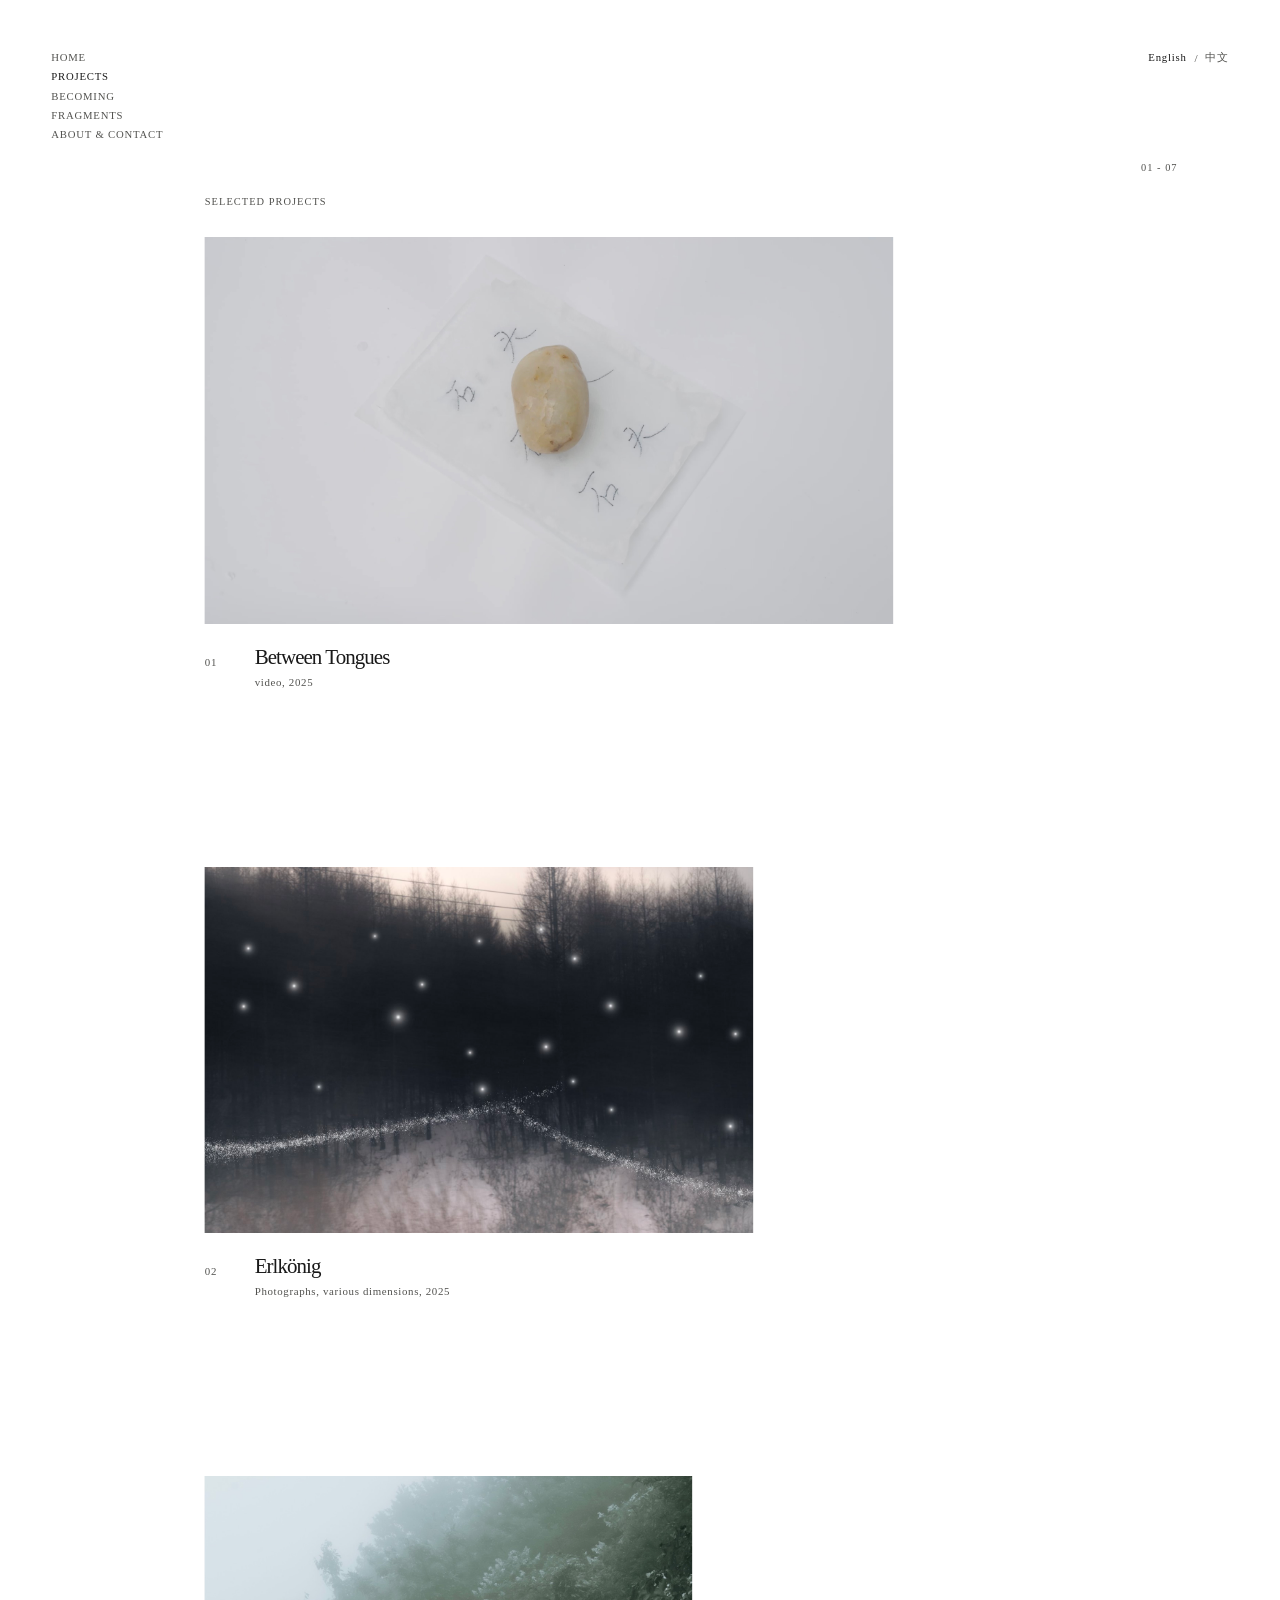
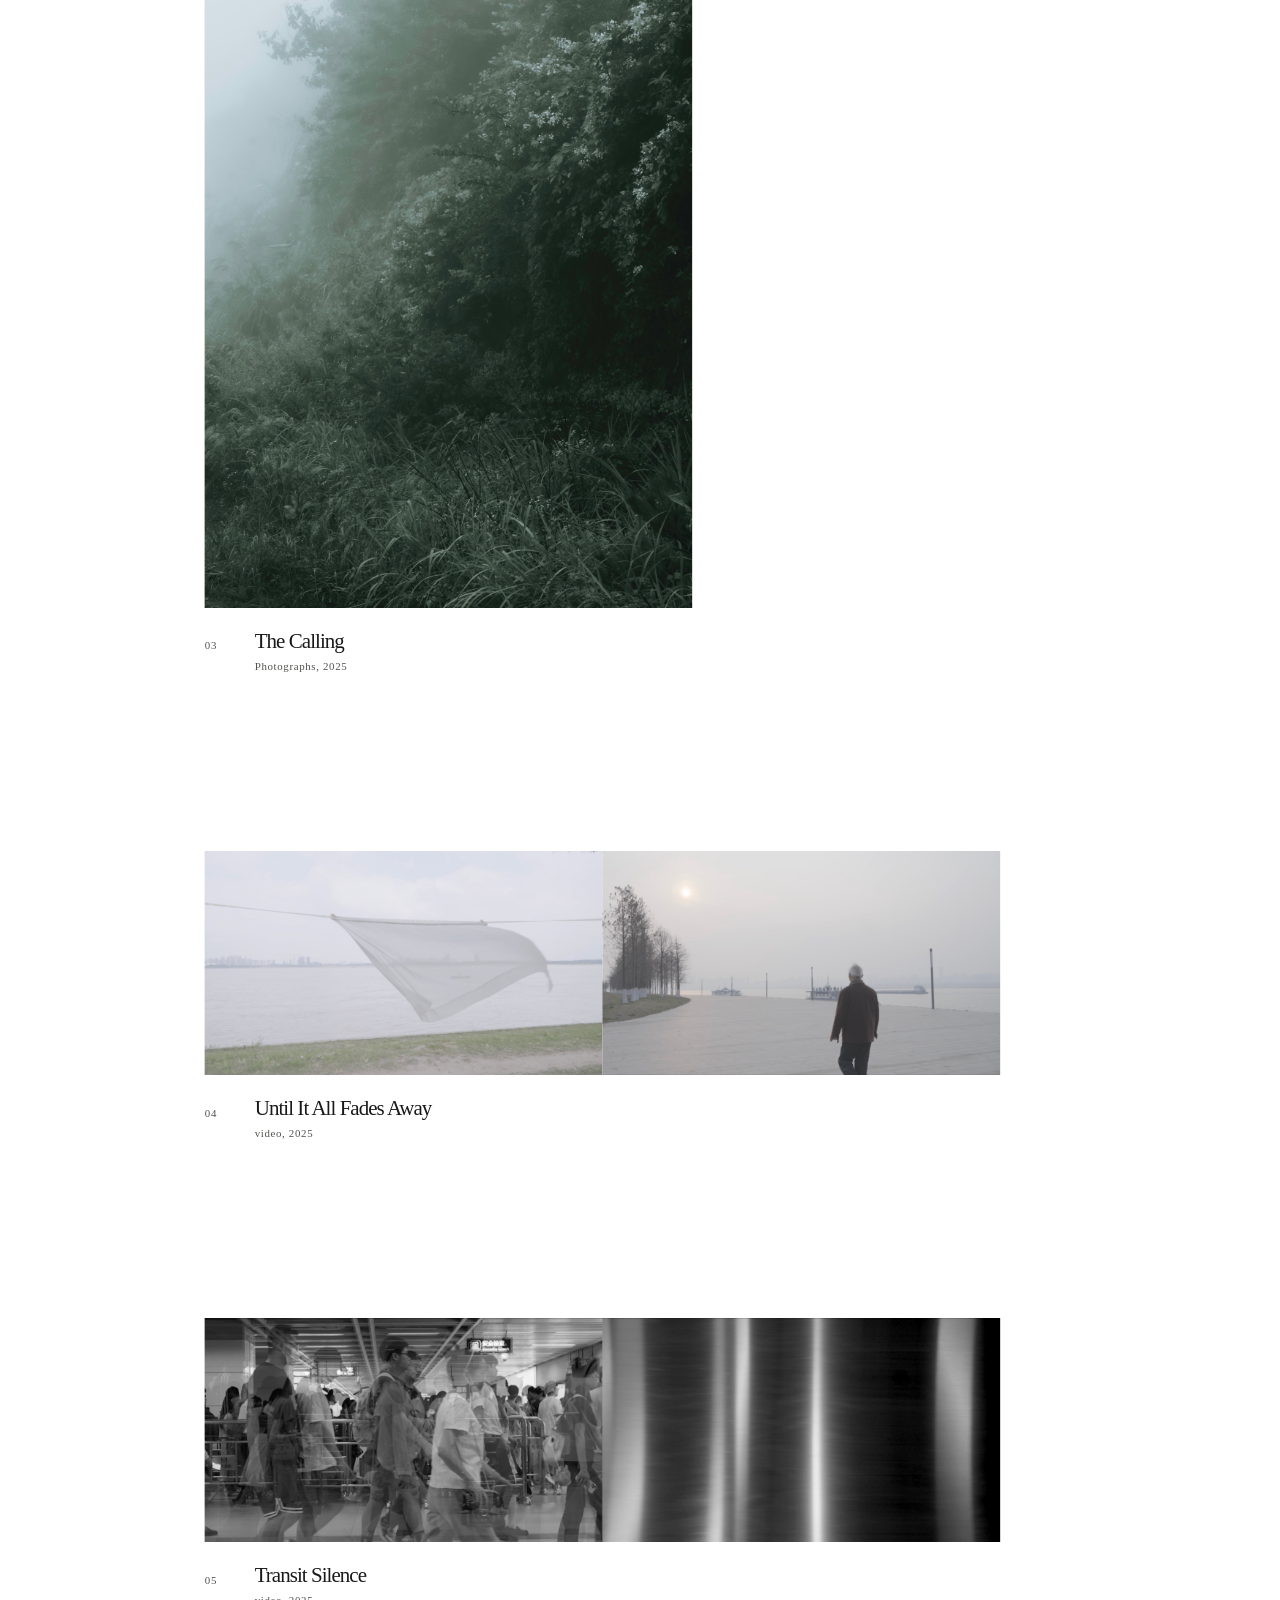
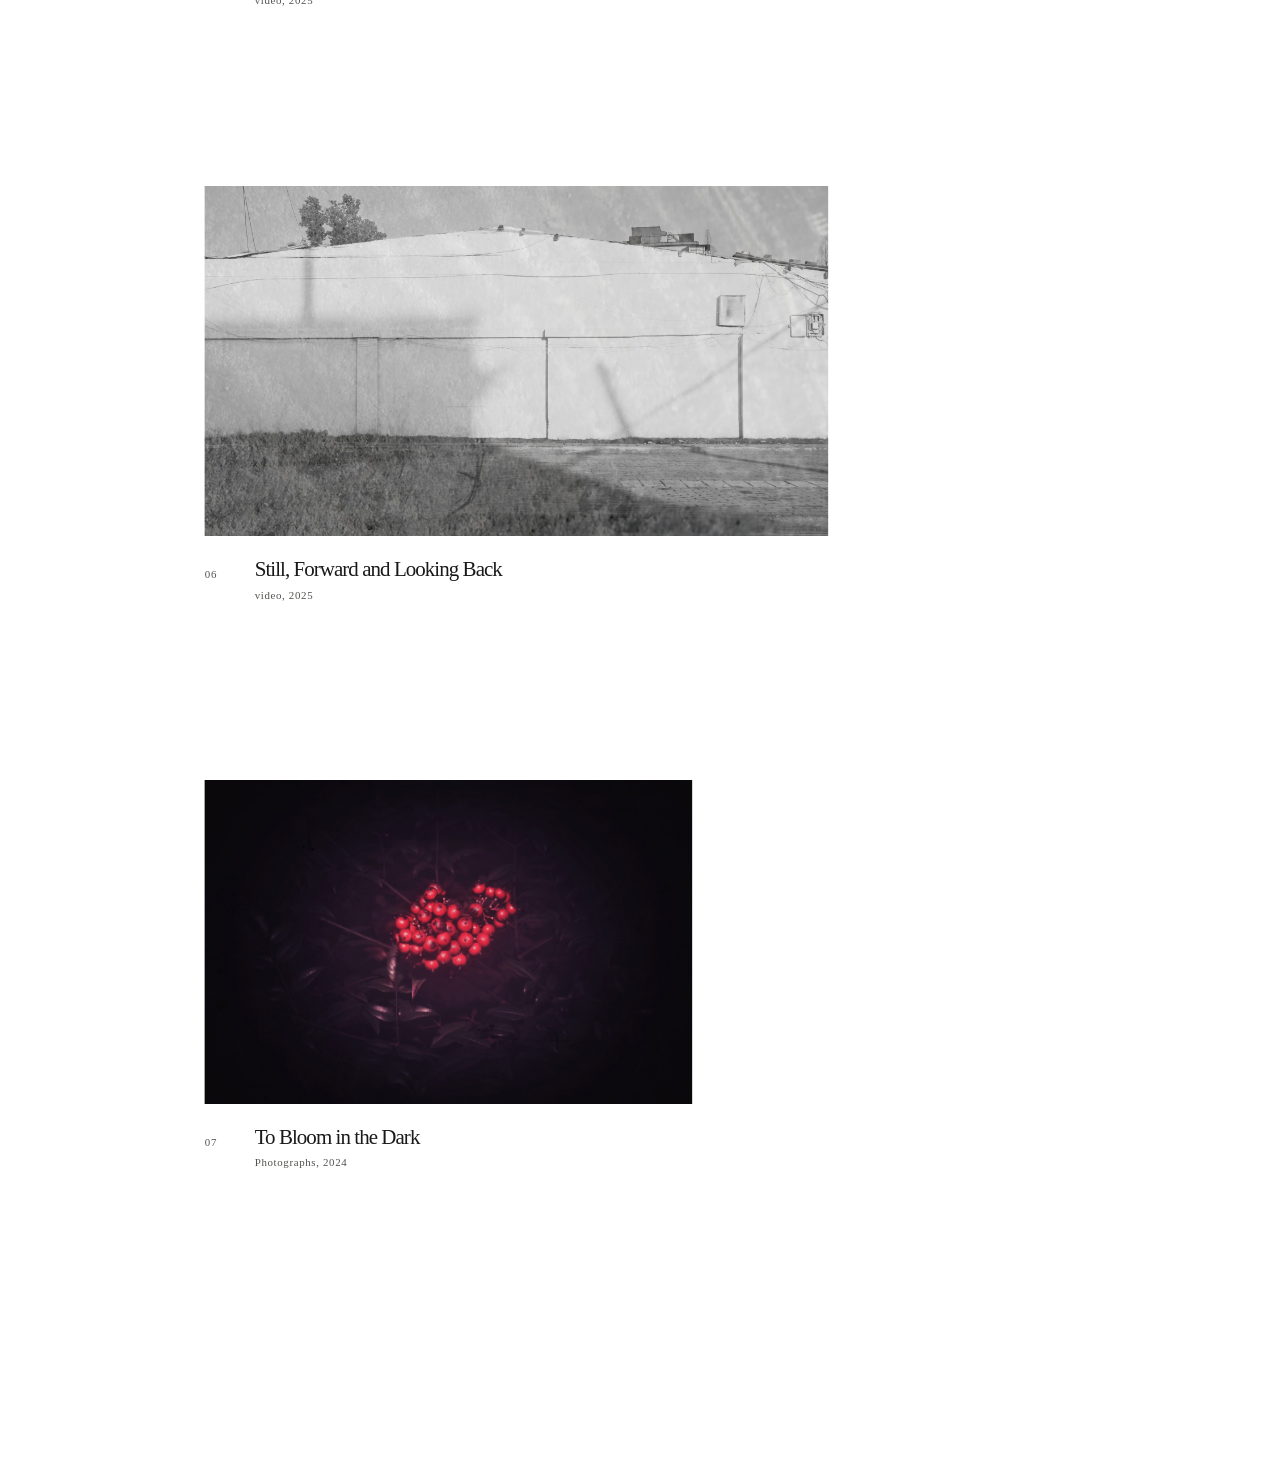
<file: projects.html>
<!doctype html>
<html lang="en" translate="no">
  <head>
    <meta charset="UTF-8" />
    <meta name="google" content="notranslate" />
    <meta name="viewport" content="width=device-width, initial-scale=1.0" />
    <meta name="description" content="Projects by Qili Xu." />
    <title>Qili Xu - Projects</title>
    <link rel="stylesheet" href="styles.css?v=20260927-11" />
  </head>
  <body class="projects-page" data-title-en="Qili Xu - Projects" data-title-zh="徐啟笠 - 项目">
    <header class="page-header">
      <nav class="page-nav" aria-label="Primary navigation">
        <a class="page-nav__link" href="index.html" data-en="Home" data-zh="首页">Home</a>
        <a class="page-nav__link is-current" href="projects.html" data-en="Projects" data-zh="作品">Projects</a>
        <a class="page-nav__link" href="becoming.html" data-en="Becoming" data-zh="生成">Becoming</a>
        <a class="page-nav__link" href="fragments.html" data-en="Fragments" data-zh="碎片">Fragments</a>
        <a class="page-nav__link" href="about-contact.html" data-en="About &amp; Contact" data-zh="关于与联系">About &amp; Contact</a>
      </nav>
      <div class="page-language-switch" aria-label="Language selector">
        <button type="button" class="page-language-switch__button is-active" data-language="en" aria-pressed="true">English</button>
        <span aria-hidden="true">/</span>
        <button type="button" class="page-language-switch__button" data-language="zh" aria-pressed="false">中文</button>
      </div>
    </header>

    <main class="projects" id="projects">
      <div class="projects__heading">
        <p class="projects__eyebrow" data-en="Selected projects" data-zh="项目">Selected projects</p>
        <p class="projects__count">01 - 07</p>
      </div>

      <ol class="project-list project-list--gallery">
        <li class="project-list__item project-list__item--between-tongues">
          <a class="project-list__link" href="project.html?work=between-tongues">
            <figure class="project-list__figure">
              <img src="assets/projects/covers/between-tongues-cover.jpg" alt="Between Tongues" />
            </figure>
            <div class="project-list__caption">
              <span class="project-list__number">01</span>
              <div>
                <h2 class="project-list__title" data-en="Between Tongues" data-zh="在语言之间">Between Tongues</h2>
                <p class="project-list__meta" data-en="video, 2025" data-zh="影像，2025">video, 2025</p>
              </div>
            </div>
          </a>
        </li>
        <li class="project-list__item project-list__item--erlkonig">
          <a class="project-list__link" href="project.html?work=erlkonig">
            <figure class="project-list__figure">
              <img src="assets/projects/gallery/erlkonig/01.jpg" alt="Erlkönig" />
            </figure>
            <div class="project-list__caption">
              <span class="project-list__number">02</span>
              <div>
                <h2 class="project-list__title" data-en="Erlkönig" data-zh="魔王">Erlkönig</h2>
                <p class="project-list__meta" data-en="Photographs, various dimensions, 2025" data-zh="摄影，不同尺寸，2025">Photographs, various dimensions, 2025</p>
              </div>
            </div>
          </a>
        </li>
        <li class="project-list__item project-list__item--the-calling">
          <a class="project-list__link" href="project.html?work=the-calling">
            <figure class="project-list__figure">
              <img src="assets/projects/covers/the-calling-cover.jpg" alt="The Calling" />
            </figure>
            <div class="project-list__caption">
              <span class="project-list__number">03</span>
              <div>
                <h2 class="project-list__title" data-en="The Calling" data-zh="呼唤">The Calling</h2>
                <p class="project-list__meta" data-en="Photographs, 2025" data-zh="摄影，2025">Photographs, 2025</p>
              </div>
            </div>
          </a>
        </li>
        <li class="project-list__item project-list__item--until-it-all-fades-away">
          <a class="project-list__link" href="project.html?work=until-it-all-fades-away">
            <figure class="project-list__figure project-list__figure--diptych">
              <img src="assets/projects/covers/until-it-all-fades-away-left-cover.jpg" alt="Until It All Fades Away, left channel" />
              <img src="assets/projects/covers/until-it-all-fades-away-right-cover.jpg" alt="Until It All Fades Away, right channel" />
            </figure>
            <div class="project-list__caption">
              <span class="project-list__number">04</span>
              <div>
                <h2 class="project-list__title" data-en="Until It All Fades Away" data-zh="直到一切烟消云散">Until It All Fades Away</h2>
                <p class="project-list__meta" data-en="video, 2025" data-zh="影像，2025">video, 2025</p>
              </div>
            </div>
          </a>
        </li>
        <li class="project-list__item project-list__item--transit-silence">
          <a class="project-list__link" href="project.html?work=transit-silence">
            <figure class="project-list__figure">
              <img src="assets/projects/covers/transit-silence-cover.jpg" alt="Transit Silence" />
            </figure>
            <div class="project-list__caption">
              <span class="project-list__number">05</span>
              <div>
                <h2 class="project-list__title" data-en="Transit Silence" data-zh="流动的静默">Transit Silence</h2>
                <p class="project-list__meta" data-en="video, 2025" data-zh="影像，2025">video, 2025</p>
              </div>
            </div>
          </a>
        </li>
        <li class="project-list__item project-list__item--still-forward-looking-back">
          <a class="project-list__link" href="project.html?work=still-forward-looking-back">
            <figure class="project-list__figure">
              <img src="assets/projects/covers/still-forward-looking-back-cover.jpg" alt="Still, Forward and Looking Back" />
            </figure>
            <div class="project-list__caption">
              <span class="project-list__number">06</span>
              <div>
                <h2 class="project-list__title" data-en="Still, Forward and Looking Back" data-zh="静止、前进与回望">Still, Forward and Looking Back</h2>
                <p class="project-list__meta" data-en="video, 2025" data-zh="影像，2025">video, 2025</p>
              </div>
            </div>
          </a>
        </li>
        <li class="project-list__item project-list__item--to-bloom-in-the-dark">
          <a class="project-list__link" href="project.html?work=to-bloom-in-the-dark">
            <figure class="project-list__figure">
              <img src="assets/projects/covers/to-bloom-in-the-dark-cover.jpg" alt="To Bloom in the Dark" />
            </figure>
            <div class="project-list__caption">
              <span class="project-list__number">07</span>
              <div>
                <h2 class="project-list__title" data-en="To Bloom in the Dark" data-zh="于黑夜绽放">To Bloom in the Dark</h2>
                <p class="project-list__meta" data-en="Photographs, 2024" data-zh="摄影，2024">Photographs, 2024</p>
              </div>
            </div>
          </a>
        </li>
      </ol>
    </main>
    <script src="script.js?v=20260926-05"></script>
  </body>
</html>
</file>
<file: styles.css>
:root {
  --paper: #fff;
  --ink: #191919;
  --soft-ink: #52524f;
  --hairline: rgba(25, 25, 25, 0.36);
  --hero-ink: #f1f1ee;
  --hero-muted: rgba(241, 241, 238, 0.74);
  --hero-text-top: calc(58% + 1.1rem);
  --serif: "Athelas", "Iowan Old Style", "Baskerville", serif;
  --sans: "Athelas", "Iowan Old Style", "Baskerville", serif;
}

@font-face {
  font-family: "Adobe Kaiti Std";
  src: url("assets/adobe-kaiti-std.otf") format("opentype");
  font-display: swap;
}

html[lang="zh-CN"] {
  --serif: "Adobe Song Std", "Adobe Song Std L", "Songti SC", "STSong", serif;
  --sans: "Adobe Song Std", "Adobe Song Std L", "Songti SC", "STSong", serif;
}

html[lang="zh-CN"] .hero__title {
  font-family: "Adobe Kaiti Std", "Songti SC", serif;
  font-size: clamp(1.1115rem, 2.4885vw, 2.7rem);
  font-weight: 400;
  letter-spacing: 0.16em;
  line-height: 1;
}

html[lang="en"] .hero__title {
  font-size: clamp(0.84375rem, 2.43vw, 2.615625rem);
}

* { box-sizing: border-box; }

html { scroll-behavior: smooth; }

body {
  margin: 0;
  background: var(--paper);
  color: var(--ink);
  font-family: var(--sans);
}

.hero {
  min-height: 100svh;
  position: relative;
  display: grid;
  grid-template-columns: 1fr;
  overflow: hidden;
  isolation: isolate;
  --hero-name-shift: 0px;
}

.hero__image,
.hero__veil {
  position: absolute;
  inset: 0;
  width: 100%;
  height: 100%;
}

.hero__image {
  z-index: -2;
  object-fit: cover;
  object-position: 55% center;
  filter: grayscale(100%) contrast(1.04) brightness(0.72);
}

.hero__veil {
  z-index: -1;
  background: linear-gradient(90deg, rgba(10, 10, 10, 0.36), transparent 55%), linear-gradient(0deg, rgba(10, 10, 10, 0.25), transparent 42%);
}

.site-nav {
  position: absolute;
  top: var(--hero-text-top);
  left: clamp(1.5rem, 4vw, 4rem);
  display: flex;
  flex-direction: column;
  align-items: flex-start;
  gap: 0.4rem;
}

.site-nav__link,
.language-switch__button {
  color: var(--hero-muted);
  font: 500 0.67rem/1.2 var(--sans);
  letter-spacing: 0.075em;
  text-transform: uppercase;
  text-decoration: none;
  transition: color 180ms ease;
}

.site-nav__link:hover,
.site-nav__link:focus-visible,
.site-nav__link.is-current,
.language-switch__button:hover,
.language-switch__button:focus-visible,
.language-switch__button.is-active {
  color: var(--hero-ink);
}

.language-switch {
  position: absolute;
  top: clamp(1.5rem, 4vw, 3.25rem);
  right: clamp(1.5rem, 4vw, 4rem);
  display: flex;
  align-items: center;
  gap: 0.48rem;
  color: var(--hero-muted);
  font-size: 0.7rem;
  transform: translateX(calc(-1 * var(--hero-name-shift)));
}

.language-switch__button {
  appearance: none;
  border: 0;
  background: transparent;
  padding: 0;
  cursor: pointer;
  text-transform: none;
}

.hero__title-wrap {
  position: absolute;
  top: var(--hero-text-top);
  right: clamp(1.5rem, 4vw, 4rem);
  text-align: right;
  color: var(--hero-ink);
  transform: translateX(calc(-1 * var(--hero-name-shift)));
}

.statement__label,
.statement__index {
  margin: 0;
  font-size: 0.66rem;
  font-weight: 500;
  line-height: 1.4;
  letter-spacing: 0.12em;
  text-transform: uppercase;
}

.hero__title {
  margin: 0;
  font-family: var(--serif);
  font-size: clamp(2.5rem, 7.2vw, 7.75rem);
  font-weight: 400;
  letter-spacing: 0.045em;
  line-height: 0.95;
}

.statement {
  min-height: 100svh;
  display: grid;
  place-items: center;
  padding: clamp(2rem, 6vw, 7rem);
  position: relative;
}

.statement__inner { width: min(100%, 76.67rem); text-align: center; }
.statement__label { color: var(--soft-ink); margin-bottom: clamp(1.5rem, 4vw, 3.5rem); }

.statement__text {
  margin: 0;
  font-family: var(--serif);
  font-size: clamp(1.15rem, 1.85vw, 2rem);
  font-weight: 400;
  letter-spacing: -0.018em;
  line-height: 1.38;
}

.statement__index { margin-top: clamp(2rem, 6vw, 4.5rem); color: var(--soft-ink); }

.statement__copyright {
  position: absolute;
  left: 50%;
  bottom: clamp(1.5rem, 4vw, 3.25rem);
  margin: 0;
  color: var(--soft-ink);
  font: 400 0.62rem/1.35 var(--sans);
  letter-spacing: 0.035em;
  text-align: center;
  transform: translateX(-50%);
}

@media (max-width: 620px) {
  .hero__image { object-position: 61% center; }
  .site-nav { gap: 0.32rem; }
  .site-nav__link:nth-child(n + 3) { max-width: 8rem; }
  .hero__title { max-width: 11ch; }
  .statement__text { letter-spacing: -0.01em; }
}

.project-detail { padding: 0 clamp(1.5rem, 8vw, 9rem) clamp(4rem, 9vw, 9rem); }

.project-detail__back {
  display: inline-block;
  margin-bottom: clamp(3rem, 8vw, 8rem);
  color: var(--soft-ink);
  font-size: 0.67rem;
  font-weight: 500;
  letter-spacing: 0.08em;
  text-decoration: none;
  text-transform: uppercase;
}

.project-detail__back:hover,
.project-detail__back:focus-visible { color: var(--ink); }

.project-detail__intro,
.project-detail__text,
.project-detail__pagination,
.project-detail__gallery { margin-left: auto; margin-right: auto; max-width: 70rem; }

.project-detail__number,
.project-detail__meta,
.project-detail__watch {
  color: var(--soft-ink);
  font-size: 0.7rem;
  letter-spacing: 0.07em;
}

.project-detail__number { margin: 0 0 1.2rem; }

.project-detail__title {
  margin: 0;
  font-family: var(--serif);
  font-size: clamp(1.4rem, 3.6vw, 4rem);
  font-weight: 400;
  letter-spacing: -0.055em;
  line-height: 0.96;
}

.project-detail__subtitle {
  max-width: 48rem;
  margin: clamp(4.7rem, 6vw, 5.4rem) 0 0;
  color: #555552;
  font: 400 clamp(0.72rem, 0.95vw, 0.88rem)/1.52 var(--sans);
  letter-spacing: 0.025em;
}

.project-detail__subtitle[hidden] { display: none; }

.project-detail__meta { margin: clamp(1.25rem, 3vw, 2.5rem) 0 0; }

.project-detail__watch {
  display: inline-block;
  margin-top: 1rem;
  color: var(--ink);
  text-decoration-thickness: 1px;
  text-underline-offset: 0.28rem;
}

.project-detail__watch[hidden] { display: none !important; }

.project-detail__video {
  aspect-ratio: 16 / 9;
  margin-top: clamp(3rem, 8vw, 8rem);
  max-width: 90rem;
  width: 100%;
}

.project-detail__video-link {
  align-items: center;
  background: #151515;
  color: #fff;
  display: block;
  height: 100%;
  overflow: hidden;
  position: relative;
  text-decoration: none;
  width: 100%;
}

.project-detail__video-link img {
  display: block;
  height: 100%;
  object-fit: cover;
  opacity: 0.88;
  transition: opacity 180ms ease;
  width: 100%;
}

.project-detail__video-link span {
  background: rgba(0, 0, 0, 0.62);
  bottom: clamp(1rem, 2.5vw, 2rem);
  font-size: clamp(0.8rem, 1.25vw, 1rem);
  left: clamp(1rem, 2.5vw, 2rem);
  padding: 0.7rem 0.9rem;
  position: absolute;
}

.project-detail__video-link:hover img { opacity: 1; }

.project-detail__gallery {
  display: grid;
  grid-template-columns: repeat(2, minmax(0, 1fr));
  gap: clamp(0.7rem, 2vw, 1.8rem);
  margin-top: clamp(3rem, 8vw, 8rem);
}

.project-detail__gallery img { display: block; height: 100%; max-height: 52rem; object-fit: cover; width: 100%; }
.project-detail__gallery img:first-child:last-child { grid-column: 1 / -1; max-width: min(100%, 48rem); }
.project-detail__gallery--row { grid-template-columns: repeat(4, minmax(0, 1fr)); gap: clamp(0.45rem, 1vw, 1rem); }
.project-detail__gallery--row img { aspect-ratio: 16 / 9; height: auto; max-height: none; }

/* Erlkönig: two measured pairs; the first rests on a shared base, the second on its centre line. */
.project-detail__gallery--erlkonig {
  display: block;
  max-width: min(100%, 43.5rem);
  margin-left: auto;
  margin-right: auto;
}

.project-detail__gallery--erlkonig .project-detail__composition {
  margin-bottom: clamp(0.7rem, 2vw, 1.8rem);
}

.project-detail__gallery--erlkonig .project-detail__composition--erlkonig-1 {
  grid-template-columns: minmax(0, 1fr);
  align-items: end;
  margin-bottom: clamp(2.1rem, 6vw, 5.4rem);
  row-gap: clamp(2.1rem, 6vw, 5.4rem);
}
.project-detail__gallery--erlkonig .project-detail__composition--erlkonig-1 img:first-child,
.project-detail__gallery--erlkonig .project-detail__composition--erlkonig-1 img:last-child { grid-column: auto; }
.project-detail__gallery--erlkonig .project-detail__composition--erlkonig-1 img { width: 95.238%; }
.project-detail__gallery--erlkonig .project-detail__composition--erlkonig-1 img:first-child { justify-self: center; }
.project-detail__gallery--erlkonig .project-detail__composition--erlkonig-1 img:last-child {
  grid-column: 1;
  grid-row: 2;
  justify-self: center;
  width: 95.238%;
}

.project-detail__gallery--erlkonig .project-detail__composition--erlkonig-2 {
  grid-template-columns: minmax(0, 1fr);
  align-items: center;
  row-gap: clamp(2.1rem, 6vw, 5.4rem);
  margin-bottom: 0 !important;
}
.project-detail__gallery--erlkonig .project-detail__composition--erlkonig-2 img:first-child,
.project-detail__gallery--erlkonig .project-detail__composition--erlkonig-2 img:last-child { grid-column: auto; width: 95.238%; }
.project-detail__gallery--erlkonig .project-detail__composition--erlkonig-2 img:first-child { justify-self: center; }
.project-detail__gallery--erlkonig .project-detail__composition--erlkonig-2 img:last-child {
  grid-column: 1;
  grid-row: 2;
  justify-self: center;
}

.project-detail--erlkonig .project-detail__text {
  font-size: clamp(1.05rem, 1.7vw, 1.7rem);
  margin-left: auto;
  margin-right: auto;
  max-width: min(100%, 52rem);
}

.project-detail--erlkonig .project-detail__subtitle {
  margin-left: auto;
  margin-right: auto;
  text-align: center;
}

.project-detail--erlkonig .project-detail__meta {
  margin-left: 0;
  margin-right: 0;
  text-align: left;
}

.project-detail__gallery--calling {
  display: block;
  max-width: 90rem;
}

.project-detail__post-gallery--calling {
  display: block;
  max-width: 90rem;
  margin-top: clamp(5rem, 11vw, 11rem);
}

.project-detail__composition {
  display: grid;
  grid-template-columns: repeat(12, minmax(0, 1fr));
  gap: clamp(0.8rem, 2vw, 2rem);
  align-items: start;
  margin-bottom: clamp(7rem, 15vw, 16rem);
}

.project-detail__composition img {
  display: block;
  width: 100%;
  height: auto;
  max-height: none;
  object-fit: contain;
}

.project-detail__composition--calling-1 { align-items: end; }
.project-detail__composition--calling-1 img:first-child { grid-column: 1 / 5; }
.project-detail__composition--calling-1 img:last-child { grid-column: 8 / -1; margin-top: 0; }

.project-detail__composition--calling-2 img:first-child { grid-column: 8 / -1; }
.project-detail__composition--calling-2 img:last-child { grid-column: 1 / 6; margin-top: clamp(8rem, 15vw, 17rem); }

.project-detail__composition--calling-3 img:nth-child(1) { grid-column: 8 / -1; }
.project-detail__composition--calling-3 img:nth-child(2) { grid-column: 1 / 6; margin-top: clamp(10rem, 18vw, 20rem); }
.project-detail__composition--calling-3 img:nth-child(3) { grid-column: 8 / -1; margin-top: clamp(24rem, 38vw, 42rem); }

.project-detail__composition--calling-2 img,
.project-detail__composition--calling-3 img { width: 105%; max-width: none; }
.project-detail__composition--calling-2 img:first-child,
.project-detail__composition--calling-3 img:nth-child(1),
.project-detail__composition--calling-3 img:nth-child(3) { justify-self: end; }
.project-detail__composition--calling-2 img:last-child,
.project-detail__composition--calling-3 img:nth-child(2) { justify-self: start; }

.project-detail__post-gallery--calling .project-detail__composition--calling-post {
  grid-template-columns: repeat(2, minmax(0, 1fr));
  gap: clamp(1.5rem, 3vw, 3rem);
  margin-bottom: 0;
}

.project-detail__composition--calling-post img:first-child,
.project-detail__composition--calling-post img:last-child { grid-column: auto; margin-top: 0; }

.project-detail__gallery--until {
  display: block;
  max-width: 90rem;
}

.project-detail__composition--until-1,
.project-detail__composition--until-2,
.project-detail__composition--until-3,
.project-detail__composition--until-4 {
  margin-bottom: clamp(11rem, 22vw, 24rem);
}

.project-detail__composition--until-1 img:first-child,
.project-detail__composition--until-2 img:first-child,
.project-detail__composition--until-3 img:first-child,
.project-detail__composition--until-4 img:first-child {
  grid-column: 1 / 6;
  transform: translateX(clamp(3rem, 10vw, 6rem));
  justify-self: start;
}

.project-detail__composition--until-1 img:last-child,
.project-detail__composition--until-2 img:last-child,
.project-detail__composition--until-3 img:last-child,
.project-detail__composition--until-4 img:last-child {
  grid-column: 8 / -1;
  justify-self: end;
}

.project-detail__composition--until-1 img,
.project-detail__composition--until-2 img,
.project-detail__composition--until-3 img,
.project-detail__composition--until-4 img { width: 105%; max-width: none; }

.project-detail__post-gallery--until {
  display: block;
  max-width: 90rem;
  margin-top: clamp(5rem, 11vw, 11rem);
}

.project-detail__post-gallery--until .project-detail__composition--until-post {
  grid-template-columns: repeat(2, minmax(0, 1fr));
  gap: clamp(1.5rem, 3vw, 3rem);
  margin-bottom: 0;
}

.project-detail__composition--until-post img { grid-column: auto; }

.project-detail__post-gallery--transit {
  display: block;
  max-width: 90rem;
  margin-top: clamp(5rem, 11vw, 11rem);
}

.project-detail__post-gallery--transit .project-detail__composition--transit-post {
  grid-template-columns: repeat(2, minmax(0, 1fr));
  gap: clamp(1.5rem, 3vw, 3rem);
  margin-bottom: 0;
}

.project-detail__composition--transit-post img:first-child { grid-column: 1 / -1; }
.project-detail__composition--transit-post img:nth-child(2),
.project-detail__composition--transit-post img:nth-child(3) { grid-column: auto; }

.project-detail--transit .project-detail__video,
.project-detail--transit .project-detail__text,
.project-detail--transit .project-detail__post-gallery--transit {
  margin-left: auto;
  margin-right: auto;
  max-width: min(100%, 52rem);
}

.project-detail--transit .project-detail__text {
  font-size: clamp(1.05rem, 1.7vw, 1.7rem);
}

.project-detail--still .project-detail__video,
.project-detail__gallery--still {
  margin-left: auto;
  margin-right: auto;
  max-width: min(100%, 52rem);
}

.project-detail__gallery--still {
  display: block;
  margin-top: clamp(7rem, 13vw, 13rem);
}

.project-detail__gallery--still .project-detail__composition--still-1 {
  grid-template-columns: repeat(2, minmax(0, 1fr));
  gap: clamp(1.5rem, 3vw, 3rem);
  margin-bottom: 0;
}

.project-detail__composition--still-1 img { grid-column: auto; }

.project-detail--still .project-detail__text {
  font-size: clamp(1.05rem, 1.7vw, 1.7rem);
  margin-left: auto;
  margin-right: auto;
  max-width: min(100%, 52rem);
}

.project-detail--between .project-detail__video,
.project-detail--between .project-detail__text {
  margin-left: auto;
  margin-right: auto;
  max-width: min(100%, 52rem);
}

.project-detail--between .project-detail__text {
  font-size: clamp(1.05rem, 1.7vw, 1.7rem);
}

.project-detail--between .project-detail__gallery--row {
  margin-top: clamp(7rem, 13vw, 13rem);
}

.project-detail--until .project-detail__video,
.project-detail--until .project-detail__text,
.project-detail__gallery--until-video {
  margin-left: auto;
  margin-right: auto;
  max-width: min(100%, 52rem);
}

.project-detail--until .project-detail__text {
  font-size: clamp(1.05rem, 1.7vw, 1.7rem);
}

.project-detail__gallery--until-video {
  gap: clamp(2rem, 4vw, 4.5rem);
  margin-top: clamp(5rem, 11vw, 11rem);
}

.project-detail--calling .project-detail__text {
  font-size: clamp(1.05rem, 1.7vw, 1.7rem);
  margin-left: auto;
  margin-right: auto;
  max-width: min(100%, 58rem);
}

.project-detail__gallery--calling-rhythm,
.project-detail__post-gallery--calling-rhythm {
  display: block;
  max-width: 90rem;
}

.project-detail__gallery--calling-rhythm { margin-top: clamp(4rem, 10vw, 11rem); }
.project-detail__post-gallery--calling-rhythm { margin-top: clamp(6rem, 13vw, 13rem); }

.project-detail__gallery--calling-rhythm .project-detail__composition { margin-bottom: clamp(7rem, 15vw, 16rem); }
.project-detail__composition--calling-rhythm-1 img { grid-column: 7 / 11; }

.project-detail__composition--calling-rhythm-2 img:first-child { grid-column: 1 / 5; }
.project-detail__composition--calling-rhythm-2 img:last-child { grid-column: 7 / -1; margin-top: clamp(7rem, 13vw, 14rem); }

.project-detail__composition--calling-rhythm-3 img { grid-column: 3 / 10; }

.project-detail__composition--calling-rhythm-4 img:first-child { grid-column: 8 / -1; }
.project-detail__composition--calling-rhythm-4 img:last-child { grid-column: 1 / 6; margin-top: clamp(8rem, 16vw, 17rem); }

.project-detail__composition--calling-rhythm-5 { margin-bottom: 0 !important; }
.project-detail__composition--calling-rhythm-5 img { grid-column: 3 / 9; }

.project-detail__post-gallery--calling-rhythm .project-detail__composition--calling-rhythm-post { margin-bottom: 0; }
.project-detail__composition--calling-rhythm-post img:first-child { grid-column: 1 / 6; margin-top: clamp(6rem, 12vw, 12rem); }
.project-detail__composition--calling-rhythm-post img:last-child { grid-column: 8 / -1; }

/* A calmer sequence for The Calling: one image per pause. */
.project-detail__gallery--calling-rhythm .project-detail__composition { margin-bottom: clamp(10rem, 20vw, 22rem); }
.project-detail__composition--calling-rhythm-1 img { grid-column: 7 / 11; }
.project-detail__composition--calling-rhythm-2 img,
.project-detail__composition--calling-rhythm-2 img:first-child,
.project-detail__composition--calling-rhythm-2 img:last-child { grid-column: 2 / 6; margin-top: 0; }
.project-detail__composition--calling-rhythm-3 img { grid-column: 4 / 10; }
.project-detail__composition--calling-rhythm-4 img,
.project-detail__composition--calling-rhythm-4 img:first-child,
.project-detail__composition--calling-rhythm-4 img:last-child { grid-column: 8 / -1; margin-top: 0; }
.project-detail__composition--calling-rhythm-5 img { grid-column: 1 / 7; }
.project-detail__gallery--calling-rhythm .project-detail__composition--calling-rhythm-5 { margin-bottom: clamp(10rem, 20vw, 22rem) !important; }
.project-detail__composition--calling-rhythm-6 img { grid-column: 3 / 9; }
.project-detail__composition--calling-rhythm-7 { margin-bottom: 0 !important; }
.project-detail__composition--calling-rhythm-7 img { grid-column: 7 / -1; }

/* Explicit left / centre / right movement for the single-image sequence. */
.project-detail__gallery--calling-rhythm .project-detail__composition {
  display: flex;
  gap: 0;
}

.project-detail__gallery--calling-rhythm .project-detail__composition img {
  grid-column: auto;
  margin-top: 0;
  max-width: none;
}

.project-detail__composition--calling-rhythm-1 { justify-content: flex-end; }
.project-detail__composition--calling-rhythm-1 img { width: 31%; }

.project-detail__composition--calling-rhythm-2 { justify-content: flex-start; }
.project-detail__composition--calling-rhythm-2 img { width: 32%; }

.project-detail__composition--calling-rhythm-3 { justify-content: center; }
.project-detail__composition--calling-rhythm-3 img { width: 54%; }

.project-detail__composition--calling-rhythm-4 { justify-content: flex-end; }
.project-detail__composition--calling-rhythm-4 img { width: 48%; }

.project-detail__composition--calling-rhythm-5 { justify-content: flex-start; }
.project-detail__composition--calling-rhythm-5 img { width: 54%; }

.project-detail__composition--calling-rhythm-6 { justify-content: center; }
.project-detail__composition--calling-rhythm-6 img { width: 48%; }

.project-detail__composition--calling-rhythm-7 { justify-content: flex-end; }
.project-detail__composition--calling-rhythm-7 img { width: 55%; }

/* To Bloom in the Dark: a dark, staggered photographic sequence. */
.project-detail-page--bloom {
  --ink: #f0eee8;
  --soft-ink: rgba(240, 238, 232, 0.62);
  --hairline: rgba(240, 238, 232, 0.34);
  background: #080808;
  color: var(--ink);
}

.project-detail-page--bloom .page-nav__link,
.project-detail-page--bloom .page-language-switch,
.project-detail-page--bloom .page-language-switch__button,
.project-detail-page--bloom .project-detail__back,
.project-detail-page--bloom .project-detail__number,
.project-detail-page--bloom .project-detail__meta { color: var(--soft-ink); }

.project-detail-page--bloom .page-nav__link:hover,
.project-detail-page--bloom .page-nav__link:focus-visible,
.project-detail-page--bloom .page-nav__link.is-current,
.project-detail-page--bloom .page-language-switch__button:hover,
.project-detail-page--bloom .page-language-switch__button:focus-visible,
.project-detail-page--bloom .page-language-switch__button.is-active,
.project-detail-page--bloom .project-detail__back:hover,
.project-detail-page--bloom .project-detail__back:focus-visible { color: var(--ink); }

.project-detail__gallery--bloom {
  display: block;
  margin-top: clamp(4rem, 10vw, 11rem);
  max-width: 90rem;
}

.project-detail__gallery--bloom .project-detail__composition { margin-bottom: clamp(7rem, 15vw, 16rem); }
.project-detail__gallery--bloom .project-detail__composition--bloom-1 { margin-bottom: clamp(8rem, 17vw, 19rem); }
.project-detail__composition--bloom-1 img { grid-column: 2 / -2; }

.project-detail__composition--bloom-2 img:first-child { grid-column: 1 / 5; }
.project-detail__composition--bloom-2 img:last-child { grid-column: 7 / 12; margin-top: clamp(6rem, 12vw, 12rem); }

.project-detail__composition--bloom-3 img { grid-column: 5 / 9; }

.project-detail__composition--bloom-4 img:first-child { grid-column: 8 / -1; }
.project-detail__composition--bloom-4 img:last-child { grid-column: 2 / 7; margin-top: clamp(8rem, 16vw, 17rem); }

.project-detail__composition--bloom-5 { margin-bottom: 0 !important; }
.project-detail__composition--bloom-5 img:first-child { grid-column: 1 / 6; margin-top: clamp(4rem, 9vw, 9rem); }
.project-detail__composition--bloom-5 img:last-child { grid-column: 8 / -1; }

.project-detail-page--bloom .project-detail__text,
.project-detail-page--bloom .project-detail__pagination a { color: var(--ink); }

.project-detail--bloom .project-detail__text {
  font-size: clamp(1.05rem, 1.7vw, 1.7rem);
  margin-left: auto;
  margin-right: auto;
  max-width: min(100%, 56rem);
}

.project-detail__text {
  margin-top: clamp(3rem, 8vw, 8rem);
  max-width: 46rem;
  font-family: var(--serif);
  font-size: clamp(1.3rem, 2.1vw, 2.15rem);
  letter-spacing: -0.018em;
  line-height: 1.4;
  white-space: pre-line;
}

.project-detail__pagination {
  display: flex;
  justify-content: space-between;
  gap: 2rem;
  margin-top: clamp(5rem, 11vw, 10rem);
  padding-top: 1.25rem;
  border-top: 1px solid var(--hairline);
}

.project-detail__pagination a {
  color: var(--ink);
  font-family: var(--serif);
  font-size: clamp(1.05rem, 1.7vw, 1.6rem);
  text-decoration: none;
}

.project-detail__pagination a:last-child { text-align: right; }

@media (max-width: 620px) {
  .project-detail { padding-left: 1.5rem; padding-right: 1.5rem; }
  .project-detail__title { font-size: clamp(1.3rem, 6vw, 2.125rem); }
  .project-detail__gallery { grid-template-columns: 1fr; }
  .project-detail__gallery--row { grid-template-columns: repeat(4, minmax(0, 1fr)); gap: 0.35rem; }
  .project-detail__gallery--erlkonig .project-detail__composition { grid-template-columns: repeat(2, minmax(0, 1fr)); gap: 1rem; }
  .project-detail__gallery--erlkonig .project-detail__composition--erlkonig-1,
  .project-detail__gallery--erlkonig .project-detail__composition--erlkonig-2 { grid-template-columns: minmax(0, 1fr); }
  .project-detail__gallery--erlkonig .project-detail__composition img,
  .project-detail__composition--erlkonig-1 img:first-child,
  .project-detail__composition--erlkonig-1 img:last-child,
  .project-detail__composition--erlkonig-2 img:first-child,
  .project-detail__composition--erlkonig-2 img:last-child { grid-column: auto; }
  .project-detail__gallery--calling { display: block; }
  .project-detail__post-gallery--calling,
  .project-detail__post-gallery--until,
  .project-detail__post-gallery--transit { margin-top: 5rem; }
  .project-detail__composition { grid-template-columns: 1fr; gap: 1.2rem; margin-bottom: 5rem; }
  .project-detail__composition img,
  .project-detail__composition--calling-1 img:first-child,
  .project-detail__composition--calling-1 img:last-child,
  .project-detail__composition--calling-2 img:first-child,
  .project-detail__composition--calling-2 img:last-child,
  .project-detail__composition--calling-3 img:nth-child(1),
  .project-detail__composition--calling-3 img:nth-child(2),
  .project-detail__composition--calling-3 img:nth-child(3),
  .project-detail__composition--calling-4 img:first-child,
  .project-detail__composition--calling-4 img:last-child { grid-column: 1; margin-top: 0; }
  .project-detail__gallery img:first-child:last-child { max-width: 100%; }
  .project-detail__text { font-size: 1.3rem; }
  .project-detail__pagination { flex-direction: column; gap: 1rem; }
  .project-detail__pagination a:last-child { text-align: left; }
}

@media (prefers-reduced-motion: reduce) {
  html { scroll-behavior: auto; }
  * { transition-duration: 0.01ms !important; }
}

.projects-page { min-height: 100svh; background: var(--paper); }

.page-header { min-height: clamp(8rem, 18vh, 13rem); position: relative; }

.page-nav {
  position: absolute;
  top: clamp(1.5rem, 4vw, 3.25rem);
  left: clamp(1.5rem, 4vw, 4rem);
  display: flex;
  flex-direction: column;
  align-items: flex-start;
  gap: 0.4rem;
}

.page-nav__link,
.page-language-switch__button {
  color: var(--soft-ink);
  font: 500 0.67rem/1.2 var(--sans);
  letter-spacing: 0.075em;
  text-transform: uppercase;
  text-decoration: none;
  transition: color 180ms ease;
}

.page-nav__link:hover,
.page-nav__link:focus-visible,
.page-nav__link.is-current,
.page-language-switch__button:hover,
.page-language-switch__button:focus-visible,
.page-language-switch__button.is-active { color: var(--ink); }

.page-language-switch {
  position: absolute;
  top: clamp(1.5rem, 4vw, 3.25rem);
  right: clamp(1.5rem, 4vw, 4rem);
  display: flex;
  align-items: center;
  gap: 0.48rem;
  color: var(--soft-ink);
  font-size: 0.7rem;
}

.page-language-switch__button {
  appearance: none;
  border: 0;
  background: transparent;
  padding: 0;
  cursor: pointer;
  text-transform: none;
}

.projects {
  --projects-content-shift: clamp(2rem, 8vw, 7.75rem);
  padding: 0 clamp(1.5rem, 8vw, 9rem) clamp(4rem, 9vw, 9rem);
}

.projects__heading {
  display: flex;
  justify-content: space-between;
  align-items: baseline;
  margin: 0 auto clamp(2.5rem, 5vw, 5rem);
  max-width: 90rem;
  color: var(--soft-ink);
  font-size: 0.65rem;
  font-weight: 500;
  letter-spacing: 0.1em;
  text-transform: uppercase;
}

.projects__eyebrow,
.projects__count { margin: 0; }

.projects__eyebrow { transform: translate(var(--projects-content-shift), 2.1rem); }

.project-list { transform: translateX(var(--projects-content-shift)); }

.project-list { list-style: none; margin: 0 auto; max-width: 90rem; padding: 0; }

.project-list--gallery .project-list__item {
  --cover-width: min(68%, 58rem);
  margin: 0 0 clamp(7rem, 14vw, 14rem);
}

.project-list--gallery .project-list__link {
  display: block;
  color: var(--ink);
  text-decoration: none;
}

.project-list--gallery .project-list__figure {
  width: var(--cover-width);
  margin: 0;
  overflow: hidden;
}

.project-list--gallery .project-list__figure img {
  display: block;
  width: 100%;
  height: auto;
  transition: transform 380ms ease, filter 380ms ease;
}

.project-list--gallery .project-list__caption {
  display: grid;
  grid-template-columns: 2rem minmax(0, 1fr);
  gap: clamp(0.75rem, 1.4vw, 1.4rem);
  width: var(--cover-width);
  margin-top: clamp(0.85rem, 1.8vw, 1.45rem);
}

.project-list__number,
.project-list__meta {
  margin: 0;
  color: var(--soft-ink);
  font-size: 0.68rem;
  letter-spacing: 0.06em;
}

.project-list__number { padding-top: 0.55rem; }

.project-list__title {
  margin: 0;
  font-family: var(--serif);
  font-size: clamp(0.762rem, 1.638vw, 1.86rem);
  font-weight: 400;
  letter-spacing: -0.045em;
  line-height: 0.98;
}

.project-list__meta { margin-top: 0.55rem; }

.project-list--gallery .project-list__item--between-tongues { --cover-width: min(64%, 53rem); }
.project-list--gallery .project-list__item--erlkonig { --cover-width: min(51%, 43.5rem); }
.project-list--gallery .project-list__item--the-calling { --cover-width: min(45.33%, 38.67rem); }

.project-list--gallery .project-list__item--until-it-all-fades-away { --cover-width: min(74%, 70rem); }
.project-list--gallery .project-list__figure--diptych { display: grid; grid-template-columns: repeat(2, minmax(0, 1fr)); gap: 0; }

.project-list--gallery .project-list__item--transit-silence { --cover-width: min(74%, 70rem); }

.project-list--gallery .project-list__item--still-forward-looking-back { --cover-width: min(58%, 54rem); }
.project-list--gallery .project-list__item--to-bloom-in-the-dark { --cover-width: min(45.33%, 38.67rem); }

.project-list--gallery .project-list__link:hover .project-list__figure img,
.project-list--gallery .project-list__link:focus-visible .project-list__figure img {
  filter: brightness(0.92);
  transform: scale(1.012);
}

@media (max-width: 620px) {
  .projects {
    --projects-content-shift: 2rem;
    padding-left: 1.5rem;
    padding-right: 1.5rem;
  }
  .project-list--gallery .project-list__item { --cover-width: 100%; margin-bottom: clamp(5rem, 20vw, 7rem); }
  .project-list--gallery .project-list__caption { grid-template-columns: 1.65rem minmax(0, 1fr); }
  .project-list__title { font-size: clamp(1rem, 4.6vw, 1.55rem); }

  .project-detail__gallery--bloom .project-detail__composition { display: grid; margin-bottom: 5rem; }
  .project-detail__gallery--bloom .project-detail__composition img {
    grid-column: 1;
    margin-top: 0;
  }
  .project-detail__gallery--bloom .project-detail__composition img + img { margin-top: 2.5rem; }

  .project-detail__gallery--calling-rhythm .project-detail__composition { justify-content: flex-start; }
  .project-detail__gallery--calling-rhythm .project-detail__composition img { width: 100%; }
}

.fragments-page { min-height: 100svh; background: var(--paper); }

.fragments { padding: 0 clamp(1.5rem, 8vw, 9rem) clamp(6rem, 12vw, 12rem); }

.fragments__header {
  align-items: end;
  display: flex;
  justify-content: space-between;
  gap: 2rem;
  margin: 0 auto clamp(4rem, 8vw, 9rem);
  max-width: 90rem;
  padding-top: clamp(1.15rem, 1.7vw, 1.75rem);
}

.fragments__title {
  margin: 0;
  font-family: var(--serif);
  font-size: clamp(1rem, calc(2.24vw - 0.066666rem), 2.466666rem);
  font-weight: 400;
  letter-spacing: -0.05em;
  line-height: 0.95;
}

.fragments__view-link {
  border-bottom: 1px solid transparent;
  color: var(--soft-ink);
  font: 500 0.68rem/1.2 var(--sans);
  letter-spacing: 0.075em;
  padding: 0 0 0.35rem;
  text-decoration: none;
  text-transform: uppercase;
}

.fragments__view-link:hover,
.fragments__view-link:focus-visible { border-color: var(--ink); color: var(--ink); }

.fragments-rhythm {
  column-count: 5;
  column-gap: clamp(0.65rem, 1.25vw, 1.3rem);
  display: block;
  margin: 0 auto;
  max-width: 90rem;
}

.fragments-rhythm__item,
.fragments-archive__item { margin: 0; }

.fragments-rhythm__item {
  break-inside: avoid;
  display: inline-block;
  margin: 0 0 clamp(0.65rem, 1.25vw, 1.3rem);
  position: static;
  width: 100%;
}

.fragments-rhythm__item img,
.fragments-archive__item img { display: block; height: auto; width: 100%; }

.fragments-rhythm__link {
  display: block;
  overflow: hidden;
  border-radius: clamp(0.7rem, 1.1vw, 1.15rem);
}
.fragments-rhythm__link:hover img,
.fragments-rhythm__link:focus-visible img { opacity: 0.78; }

.fragments-rhythm__item--1 { left: 3%; top: 0; width: 17%; }
.fragments-rhythm__item--2 { left: 25%; top: 4%; width: 26%; }
.fragments-rhythm__item--3 { left: 59%; top: 1%; width: 20%; }
.fragments-rhythm__item--4 { left: 80%; top: 9%; width: 15%; }
.fragments-rhythm__item--5 { left: 9%; top: 22%; width: 14%; }
.fragments-rhythm__item--6 { left: 30%; top: 20%; width: 24%; }
.fragments-rhythm__item--7 { left: 59%; top: 23%; width: 22%; }
.fragments-rhythm__item--8 { left: 77%; top: 31%; width: 18%; }
.fragments-rhythm__item--9 { left: 7%; top: 50%; width: 23%; }
.fragments-rhythm__item--10 { left: 36%; top: 55%; width: 16%; }
.fragments-rhythm__item--11 { left: 55%; top: 47%; width: 21%; }
.fragments-rhythm__item--12 { left: 78%; top: 60%; width: 18%; }

/* The individual modifiers preserve a varied source order; the columns form the masonry rhythm. */
.fragments-rhythm__item[class*="fragments-rhythm__item--"] {
  left: auto;
  top: auto;
  width: 100%;
}

@media (min-width: 112rem) {
  .fragments-rhythm { column-count: 6; }
}

@media (max-width: 68rem) {
  .fragments-rhythm { column-count: 4; }
}

@media (max-width: 46rem) {
  .fragments-rhythm { column-count: 3; }
}

.fragments-archive { margin: 0 auto; max-width: 90rem; }

.fragments-archive__group {
  display: grid;
  grid-template-columns: repeat(12, minmax(0, 1fr));
  column-gap: clamp(1.4rem, 4vw, 4rem);
  margin-bottom: clamp(6rem, 13vw, 13rem);
}

.fragments-archive__date {
  grid-column: 1 / span 3;
  margin: 0;
  color: var(--soft-ink);
  font: 500 0.72rem/1.3 var(--sans);
  letter-spacing: 0.075em;
  text-transform: uppercase;
}

.fragments-archive__grid {
  display: grid;
  grid-column: 4 / -1;
  grid-template-columns: repeat(3, minmax(0, 1fr));
  gap: clamp(1rem, 2.4vw, 2.4rem);
}

.fragments-archive__item { scroll-margin-top: 6rem; }

.fragments-archive__item--new-row {
  grid-column: 1 / -1;
  justify-self: start;
  width: 32%;
}

/* June 2026: present the two related vertical works at one shared size. */
.fragments-archive__item--june-pair .fragments-archive__button {
  aspect-ratio: 2 / 3;
}

.fragments-archive__item--june-pair img {
  width: 100%;
  height: 100%;
  object-fit: cover;
}

.fragments-archive__pair {
  display: grid;
  grid-column: 1 / -1;
  grid-template-columns: repeat(2, minmax(0, 1fr));
  gap: clamp(1rem, 2.4vw, 2.4rem);
  justify-self: start;
  width: 65%;
}

.fragments-archive__button {
  display: block;
  width: 100%;
  cursor: zoom-in;
  border: 0;
  padding: 0;
  overflow: hidden;
  background: transparent;
}

.fragments-archive__button img { transition: opacity 180ms ease; }

.fragments-archive__button:hover img,
.fragments-archive__button:focus-visible img { opacity: 0.78; }

.fragments-lightbox,
.fragment-lightbox {
  position: fixed;
  z-index: 20;
  inset: 0;
  display: grid;
  place-items: center;
  background: rgb(21 22 21 / 0.96);
}

.fragment-lightbox[hidden] { display: none; }

.fragment-lightbox__image-wrap {
  display: grid;
  place-items: center;
  width: 100%;
  height: 100%;
}

.fragment-lightbox__image {
  display: block;
  width: auto;
  height: auto;
  max-width: calc(100vw - 9rem);
  max-height: calc(100svh - 7rem);
  object-fit: contain;
}

.fragment-lightbox__control,
.fragment-lightbox__close {
  position: absolute;
  appearance: none;
  border: 0;
  color: rgb(248 248 244 / 0.92);
  background: transparent;
  font-family: var(--sans);
  cursor: pointer;
}

.fragment-lightbox__control {
  top: 50%;
  padding: 1rem;
  font-size: clamp(1.35rem, 2vw, 2rem);
  line-height: 1;
  transform: translateY(-50%);
}

.fragment-lightbox__control--previous { left: clamp(0.25rem, 2vw, 2rem); }
.fragment-lightbox__control--next { right: clamp(0.25rem, 2vw, 2rem); }

.fragment-lightbox__close {
  top: clamp(1rem, 2vw, 2rem);
  right: clamp(1rem, 2vw, 2rem);
  padding: 0.5rem;
  font-size: 0.72rem;
  letter-spacing: 0.08em;
  text-transform: uppercase;
}

.fragment-lightbox__control:hover,
.fragment-lightbox__control:focus-visible,
.fragment-lightbox__close:hover,
.fragment-lightbox__close:focus-visible { color: white; outline: 1px solid rgb(255 255 255 / 0.6); outline-offset: 0.25rem; }

body.has-fragment-lightbox { overflow: hidden; }

@media (max-width: 620px) {
  .fragments__header { align-items: flex-start; flex-direction: column; margin-bottom: 3.5rem; }
  .fragments-rhythm { column-count: 2; column-gap: 0.65rem; }
  .fragments-rhythm__item,
  .fragments-rhythm__item:nth-child(n) { margin: 0 0 0.65rem; margin-left: 0; width: 100%; }
  .fragments-archive__group { display: block; margin-bottom: 5rem; }
  .fragments-archive__date { margin-bottom: 1.4rem; }
  .fragments-archive__grid { grid-template-columns: repeat(2, minmax(0, 1fr)); }
  .fragments-archive__item--new-row { width: 48%; }
  .fragments-archive__pair { width: 100%; }
  .fragment-lightbox__image { max-width: calc(100vw - 3.5rem); max-height: calc(100svh - 6rem); }
  .fragment-lightbox__control { padding: 0.65rem; }
}

.about-contact-page { min-height: 100svh; background: var(--paper); }

.becoming-page {
  min-height: 100svh;
  background: #fff;
}

.becoming {
  padding: 0;
}

.becoming-index {
  padding: 0 clamp(1.5rem, 8vw, 9rem) clamp(6rem, 12vw, 12rem);
}

.becoming-index__heading {
  display: flex;
  justify-content: flex-end;
  margin: clamp(6rem, 15vw, 14rem) auto 0;
  max-width: 90rem;
}

.becoming-index__eyebrow,
.becoming-index__count,
.becoming-index__number {
  color: var(--soft-ink);
  font-size: 0.45rem;
  letter-spacing: 0.07em;
}

.becoming-index__eyebrow,
.becoming-index__count { margin: 0; }

.becoming-index__list {
  list-style: none;
  margin: 0 auto;
  max-width: 18rem;
  padding: 0;
}

.becoming-index__list li { border: 0; }

.becoming-index__list a {
  align-items: baseline;
  color: var(--ink);
  display: flex;
  gap: 0.8rem;
  justify-content: flex-start;
  padding: clamp(0.75rem, 1.2vw, 1.25rem) 0;
  text-decoration: none;
}

.becoming-index__number {
  font-size: 0.85rem;
}

.becoming-index__list h1 {
  font-family: var(--serif);
  font-size: clamp(0.85rem, 2vw, 2.25rem);
  font-weight: 400;
  letter-spacing: -0.055em;
  line-height: 0.95;
  margin: 0;
  text-align: left;
  transition: color 180ms ease;
}

.becoming-index__list a:hover h1,
.becoming-index__list a:focus-visible h1 { color: var(--soft-ink); }

.becoming-project { margin: 0; }

.becoming-project__image {
  display: block;
  width: 100%;
  height: auto;
  margin-top: clamp(3rem, 7vw, 8rem);
}

.becoming-project--duality .becoming-project__image {
  width: min(62%, 58rem);
  margin-top: clamp(3rem, 6vw, 6rem);
  margin-left: clamp(1.5rem, 19.5vw, 28rem);
}


.becoming-project__keywords,
.becoming-project__number {
  margin-left: clamp(1.5rem, 19.5vw, 28rem);
  margin-right: clamp(1.5rem, 4.65vw, 6rem);
}

.becoming-project__title-row {
  align-items: center;
  display: flex;
  justify-content: space-between;
  margin-left: clamp(1.5rem, 19.5vw, 28rem);
  margin-right: clamp(1.5rem, 4.65vw, 6rem);
}

.becoming-project__switch {
  display: flex;
  gap: 0.9rem;
  margin-left: 1.5rem;
}

.becoming-project__switch a {
  color: var(--soft-ink);
  font: 400 1rem/1 var(--sans);
  text-decoration: none;
  transition: color 180ms ease, transform 180ms ease;
}

.becoming-project__switch a:hover,
.becoming-project__switch a:focus-visible {
  color: var(--ink);
  transform: translateY(-0.12rem);
}

.becoming-project__number {
  margin-top: clamp(4rem, 7vw, 8rem);
  margin-bottom: 1.2rem;
  color: var(--soft-ink);
  font-size: 0.7rem;
  letter-spacing: 0.07em;
}

.becoming-project__keywords {
  display: flex;
  flex-wrap: nowrap;
  gap: clamp(1.1rem, 3vw, 4.4rem);
  margin-top: clamp(3rem, 5.4vw, 6rem);
  color: rgba(25, 25, 25, 0.42);
  font: 500 clamp(1.52rem, 1.8vw, 1.9rem)/1.35 var(--sans);
  letter-spacing: 0.035em;
  white-space: nowrap;
}

.becoming-project__title {
  margin: 0;
  margin-bottom: 0;
  color: var(--ink);
  font-family: var(--serif);
  font-size: clamp(1.05rem, 2.7vw, 3rem);
  font-weight: 400;
  letter-spacing: -0.055em;
  line-height: 0.95;
}

html[lang="zh-CN"] .becoming-project__title {
  font-size: clamp(0.85rem, calc(2.4vw - 0.083333rem), 2.583333rem);
}

@media (max-width: 620px) {
  .becoming-index__heading { margin-top: 6rem; }
  .becoming-index__list { max-width: min(18rem, 100%); }
  .becoming-index__list a { gap: 0.55rem; }
  .becoming-index__list h1 { font-size: clamp(0.7rem, 3.75vw, 1rem); }

  .becoming-project--duality .becoming-project__image {
    width: calc(100% - 3rem);
    margin-left: 1.5rem;
  }

  .becoming-project__keywords {
    gap: 0.7rem;
    font-size: 0.67rem;
  }
}

.about-contact { padding: 0 clamp(1.5rem, 8vw, 9rem) clamp(6rem, 12vw, 12rem); }

.about-contact__title {
  margin: clamp(1.15rem, 1.7vw, 1.75rem) auto clamp(5rem, 12vw, 13rem);
  max-width: 90rem;
  font-family: var(--serif);
  font-size: clamp(1rem, calc(2.24vw - 0.066666rem), 2.466666rem);
  font-weight: 400;
  letter-spacing: -0.05em;
  line-height: 0.95;
}

.about-contact__sections { margin: 0 auto; max-width: 90rem; }

.about-contact__section {
  display: grid;
  grid-template-columns: minmax(10rem, 1fr) minmax(0, 3fr);
  gap: clamp(2rem, 6vw, 8rem);
  border-top: 1px solid var(--hairline);
  padding: clamp(1.2rem, 2.8vw, 2.6rem) 0 clamp(3rem, 7vw, 7rem);
}

.about-contact__label {
  margin: 0;
  color: var(--soft-ink);
  font: 500 0.7rem/1.3 var(--sans);
  letter-spacing: 0.075em;
  text-transform: uppercase;
}

.about-contact__content {
  display: grid;
  gap: clamp(1.35rem, 3vw, 3rem);
  font-family: var(--serif);
  font-size: clamp(0.85rem, 1.25vw, 1.15rem);
  letter-spacing: -0.012em;
  line-height: 1.45;
}

.about-contact__entry {
  display: grid;
  grid-template-columns: minmax(5rem, 0.7fr) minmax(0, 3fr);
  gap: 1rem;
}

.about-contact__year,
.about-contact__description { margin: 0; }

.about-contact__year { color: var(--soft-ink); font-size: 0.86em; }

.about-contact__content a { color: var(--ink); text-underline-offset: 0.22em; }

.about-contact--hub { padding-bottom: clamp(6rem, 12vw, 12rem); }

.about-contact-hub__links {
  display: grid;
  grid-template-columns: repeat(2, minmax(0, 1fr));
  margin: 0 auto;
  max-width: 90rem;
  border-top: 1px solid var(--hairline);
  border-bottom: 1px solid var(--hairline);
}

.about-contact-hub__link {
  display: flex;
  flex-direction: column;
  align-items: flex-start;
  justify-content: space-between;
  min-height: clamp(16rem, 29vw, 27rem);
  padding: clamp(1.25rem, 2.5vw, 2.5rem);
  color: var(--ink);
  text-decoration: none;
  transition: background 180ms ease, color 180ms ease;
}

.about-contact-hub__link + .about-contact-hub__link { border-left: 1px solid var(--hairline); }

.about-contact-hub__number,
.about-contact-hub__detail {
  font: 500 0.7rem/1.3 var(--sans);
  letter-spacing: 0.075em;
  text-transform: uppercase;
}

.about-contact-hub__detail { color: var(--soft-ink); }

.about-contact-hub__name {
  font-family: var(--serif);
  font-size: clamp(1rem, calc(2.24vw - 0.066666rem), 2.466666rem);
  letter-spacing: -0.055em;
  line-height: 0.9;
}

.about-contact-hub__link:hover,
.about-contact-hub__link:focus-visible { color: var(--paper); background: var(--ink); outline: none; }

.about-contact-hub__link:hover .about-contact-hub__detail,
.about-contact-hub__link:focus-visible .about-contact-hub__detail { color: rgb(250 250 248 / 0.68); }

.contact-page .about-contact__section {
  border-top: 0;
  padding-top: 0;
}

.contact-social-row {
  display: inline-flex;
  align-items: center;
  gap: 1rem;
}

.contact-instagram {
  display: grid;
  place-items: center;
  width: 2.75rem;
  height: 2.75rem;
  color: var(--ink);
  border: 1px solid var(--ink);
  border-radius: 50%;
  transition: background 180ms ease, color 180ms ease, transform 180ms ease;
}

.contact-instagram svg {
  width: 1.16rem;
  height: 1.16rem;
  fill: none;
  stroke: currentColor;
  stroke-linecap: round;
  stroke-linejoin: round;
  stroke-width: 1.5;
}

.contact-instagram:hover,
.contact-instagram:focus-visible {
  color: var(--paper);
  background: var(--ink);
  transform: translateY(-0.15rem);
}

.contact-social-row__handle { text-underline-offset: 0.22em; }

/* The Calling: a single, centred sequence before the text, then a paired closing row. */
.project-detail--calling .project-detail__gallery--calling-rhythm {
  max-width: min(100%, 84rem);
}

.project-detail--calling .project-detail__gallery--calling-rhythm .project-detail__composition {
  justify-content: center !important;
}

.project-detail--calling .project-detail__gallery--calling-rhythm .project-detail__composition img {
  width: min(100%, 70rem) !important;
}

.project-detail--calling .project-detail__post-gallery--calling-rhythm {
  max-width: min(100%, 58rem);
  margin-left: auto;
  margin-right: auto;
}

.project-detail--calling .project-detail__post-gallery--calling-rhythm .project-detail__composition--calling-rhythm-post {
  display: grid;
  grid-template-columns: repeat(2, minmax(0, 1fr));
  align-items: start;
  gap: clamp(1.5rem, 3vw, 3rem);
  margin-bottom: 0;
}

.project-detail--calling .project-detail__post-gallery--calling-rhythm .project-detail__composition--calling-rhythm-post img {
  grid-column: auto;
  width: 100%;
  margin-top: 0;
}

@media (max-width: 620px) {
  .project-detail--calling .project-detail__gallery--calling-rhythm .project-detail__composition img { width: 100% !important; }
  .project-detail--calling .project-detail__post-gallery--calling-rhythm .project-detail__composition--calling-rhythm-post { grid-template-columns: repeat(2, minmax(0, 1fr)); }
}

@media (max-width: 620px) {
  .about-contact__section,
  .about-contact__entry { grid-template-columns: 1fr; gap: 1rem; }
  .about-contact__section { padding-bottom: 3.5rem; }
  .about-contact__title { margin-bottom: 4rem; }
  .about-contact-hub__links { grid-template-columns: 1fr; }
  .about-contact-hub__link { min-height: 15rem; }
  .about-contact-hub__link + .about-contact-hub__link { border-top: 1px solid var(--hairline); border-left: 0; }
}

/* The Calling: a paired opening, followed by a larger, more closely paced landscape sequence. */
.project-detail--calling .project-detail__gallery--calling-rhythm .project-detail__composition--calling-rhythm-1 {
  display: grid;
  grid-template-columns: repeat(2, minmax(0, 1fr));
  align-items: start;
  justify-content: normal !important;
  gap: clamp(1.1rem, 2.5vw, 2.5rem);
  margin-bottom: clamp(13rem, 24vw, 28rem);
}

.project-detail--calling .project-detail__gallery--calling-rhythm .project-detail__composition--calling-rhythm-1 img {
  width: 81% !important;
  margin: 0;
}

.project-detail--calling .project-detail__gallery--calling-rhythm .project-detail__composition--calling-rhythm-1 img:first-child {
  justify-self: start;
  transform: translateX(var(--calling-title-align-shift, 0px));
}

.project-detail--calling .project-detail__gallery--calling-rhythm .project-detail__composition--calling-rhythm-1 img:last-child {
  justify-self: end;
  transform: translateX(clamp(-2.5rem, -2vw, -1.2rem));
}

.project-detail--calling .project-detail__gallery--calling-rhythm .project-detail__composition--calling-rhythm-1 img:last-child {
  margin-top: calc(clamp(4rem, 9vw, 9rem) + clamp(1.75rem, 3vw, 3.25rem));
}

.project-detail--calling .project-detail__gallery--calling-rhythm .project-detail__composition:not(.project-detail__composition--calling-rhythm-1) {
  margin-bottom: clamp(12rem, 22vw, 24rem);
}

.project-detail--calling .project-detail__gallery--calling-rhythm .project-detail__composition:not(.project-detail__composition--calling-rhythm-1) img {
  width: min(calc(100vw - 3rem), 97.5rem) !important;
  flex-shrink: 0;
  transform: scale(1.0714286);
  transform-origin: center;
}

html[lang="zh-CN"] .project-detail__title {
  font-size: clamp(0.85rem, calc(2.4vw - 0.083333rem), 2.583333rem);
}

html[lang="zh-CN"] .project-detail__pagination a {
  font-size: clamp(0.616667rem, calc(1.133333vw - 0.083333rem), 0.983333rem);
}

html[lang="en"] .project-detail__title {
  font-size: clamp(1.05rem, 2.7vw, 3rem);
}

/* Final navigation refinements across all project detail pages. */
.project-detail__back {
  transform: translateY(2.1rem);
}

.project-detail__pagination a,
.project-detail-page--bloom .project-detail__pagination a {
  color: var(--soft-ink);
  font-size: 0.67rem;
}

html[lang="zh-CN"] .project-detail__pagination a {
  font-size: 0.67rem;
}

@media (max-width: 620px) {
  .project-detail--calling .project-detail__gallery--calling-rhythm .project-detail__composition--calling-rhythm-1 {
    gap: 1rem;
    margin-bottom: 5rem;
  }

  .project-detail--calling .project-detail__gallery--calling-rhythm .project-detail__composition--calling-rhythm-1 img:last-child {
    margin-top: 3.75rem;
  }

  .project-detail--calling .project-detail__gallery--calling-rhythm .project-detail__composition:not(.project-detail__composition--calling-rhythm-1) {
    margin-bottom: 4rem;
  }
}

/* Fragments carousel: one coloured image travels through a muted sequence. */
.fragments-carousel-page { overflow: hidden; }

.fragments-carousel__date-link {
  position: absolute;
  top: calc(clamp(8rem, 18vh, 13rem) + clamp(1.15rem, 1.7vw, 1.75rem));
  right: clamp(1.5rem, 4vw, 4rem);
  color: var(--soft-ink);
  font: 500 1.005rem/1.2 var(--sans);
  letter-spacing: 0.075em;
  text-transform: uppercase;
}

.fragments-carousel__date-link:hover,
.fragments-carousel__date-link:focus-visible { color: var(--ink); }

.fragments-carousel {
  min-height: calc(100svh - clamp(8rem, 18vh, 13rem));
  display: grid;
  grid-template-rows: auto 1fr;
  padding: 0 0 clamp(3rem, 7vw, 7rem);
}

.fragments-carousel__title {
  margin: clamp(1.15rem, 1.7vw, 1.75rem) clamp(1.5rem, 8vw, 9rem) 0;
  font-family: var(--serif);
  font-size: clamp(1rem, calc(2.24vw - 0.066666rem), 2.466666rem);
  font-weight: 400;
  letter-spacing: -0.05em;
  line-height: 0.95;
}

.fragments-carousel__viewport {
  width: 100%;
  min-width: 0;
  overflow: hidden;
  align-self: center;
  padding: clamp(3rem, 8vw, 7rem) 0;
  mask-image: linear-gradient(90deg, transparent 0, #000 8%, #000 92%, transparent 100%);
}

.fragments-carousel__track {
  display: flex;
  align-items: center;
  gap: clamp(0.8rem, 1.8vw, 1.8rem);
  width: max-content;
  will-change: transform;
  backface-visibility: hidden;
  transition: transform 720ms linear;
}

.fragments-carousel__track.is-resetting { transition: none; }

.fragments-carousel__item {
  display: grid;
  place-items: center;
  flex: 0 0 clamp(8rem, 13vw, 12rem);
  height: clamp(13rem, 31vw, 28rem);
  margin: 0;
  opacity: 0.38;
  filter: grayscale(1);
  transform: scale(0.94);
  cursor: default;
  contain: layout paint;
  backface-visibility: hidden;
  will-change: transform, opacity;
  transition: opacity 420ms ease, transform 420ms ease;
}

.fragments-carousel__item img {
  display: block;
  max-width: 100%;
  max-height: 100%;
  width: auto;
  height: auto;
  transform: translateZ(0);
  backface-visibility: hidden;
}

/* Keep vertical works quieter in the moving sequence, without changing their crop. */
.fragments-carousel__item.is-portrait img { max-height: 82%; }

.fragments-carousel__item.is-current {
  opacity: 1;
  filter: grayscale(0);
  transform: scale(1.12);
  cursor: pointer;
}

@media (max-width: 620px) {
  .fragments-carousel { padding-bottom: 2rem; }
  .fragments-carousel__viewport { padding: 3rem 0; }
  .fragments-carousel__item {
    flex-basis: 7.75rem;
    height: 15rem;
  }

  .fragments-carousel__item.is-portrait img { max-height: 82%; }
}
</file>
